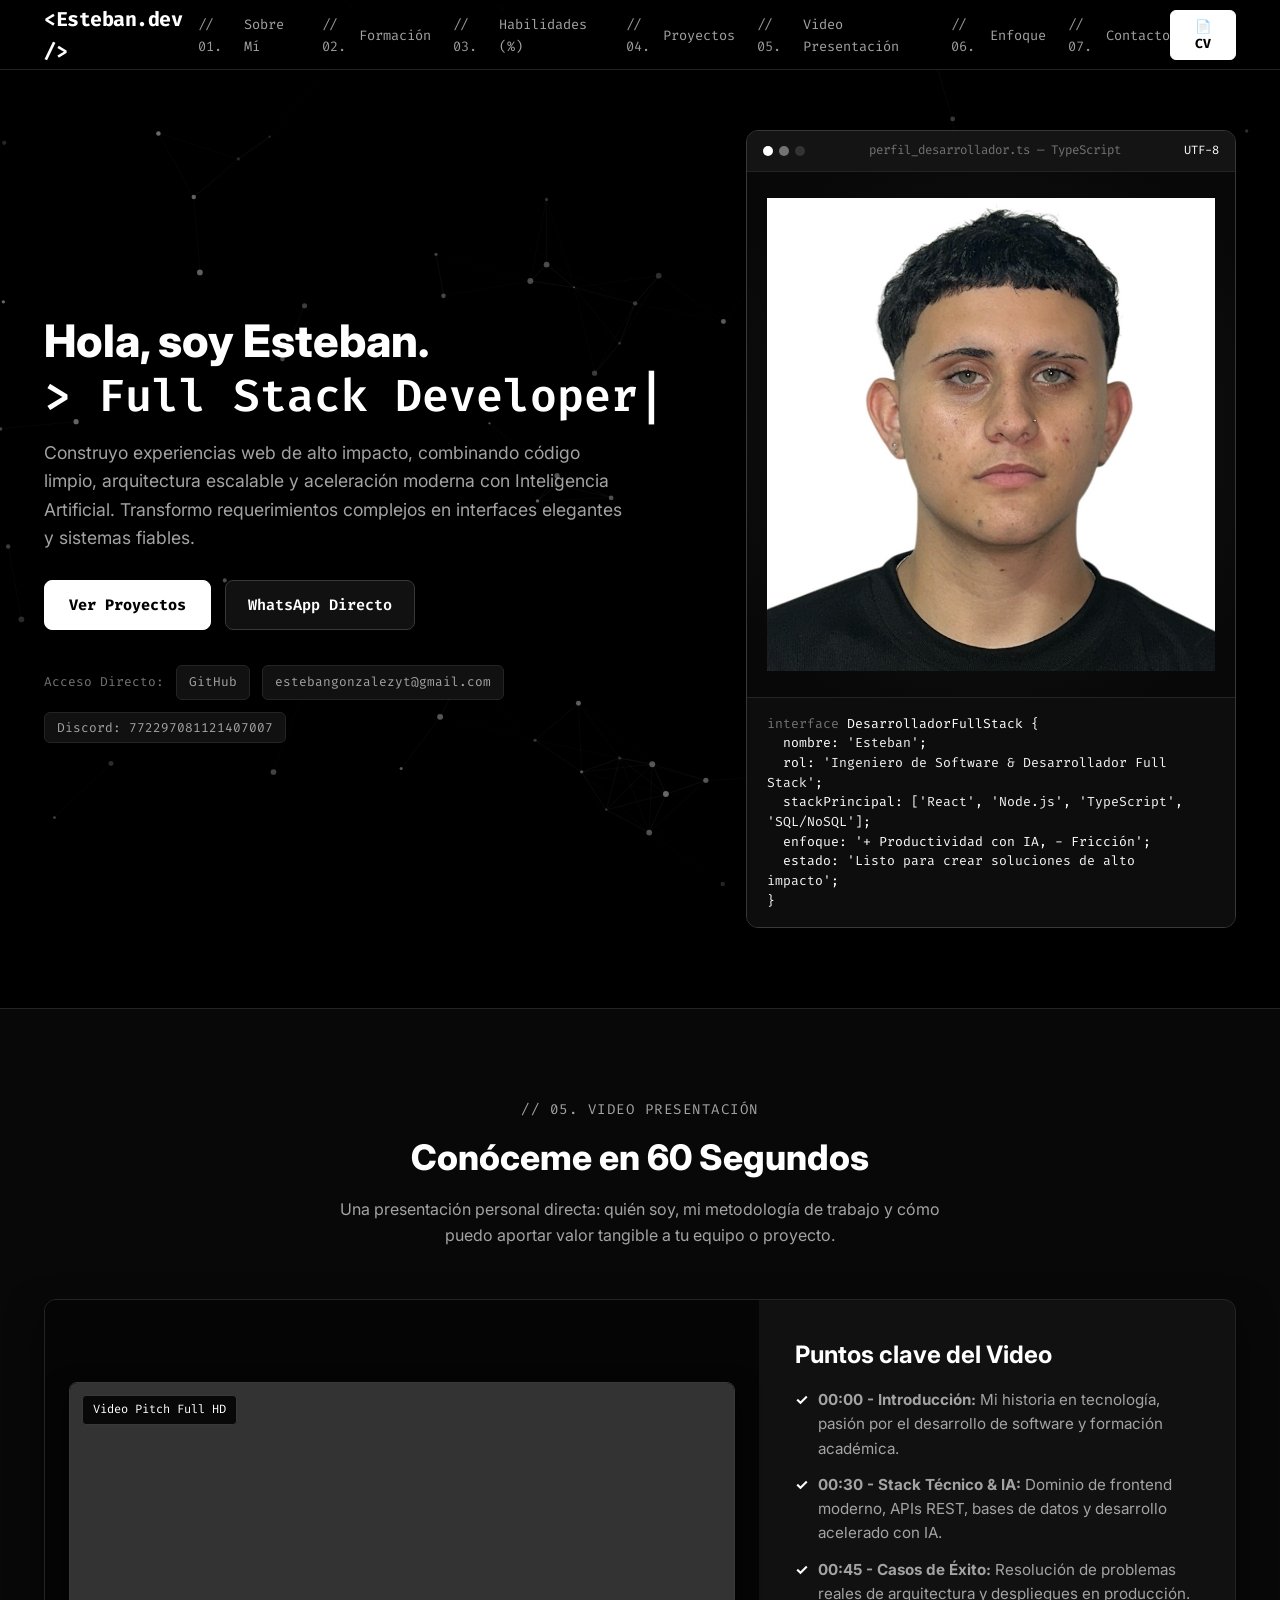
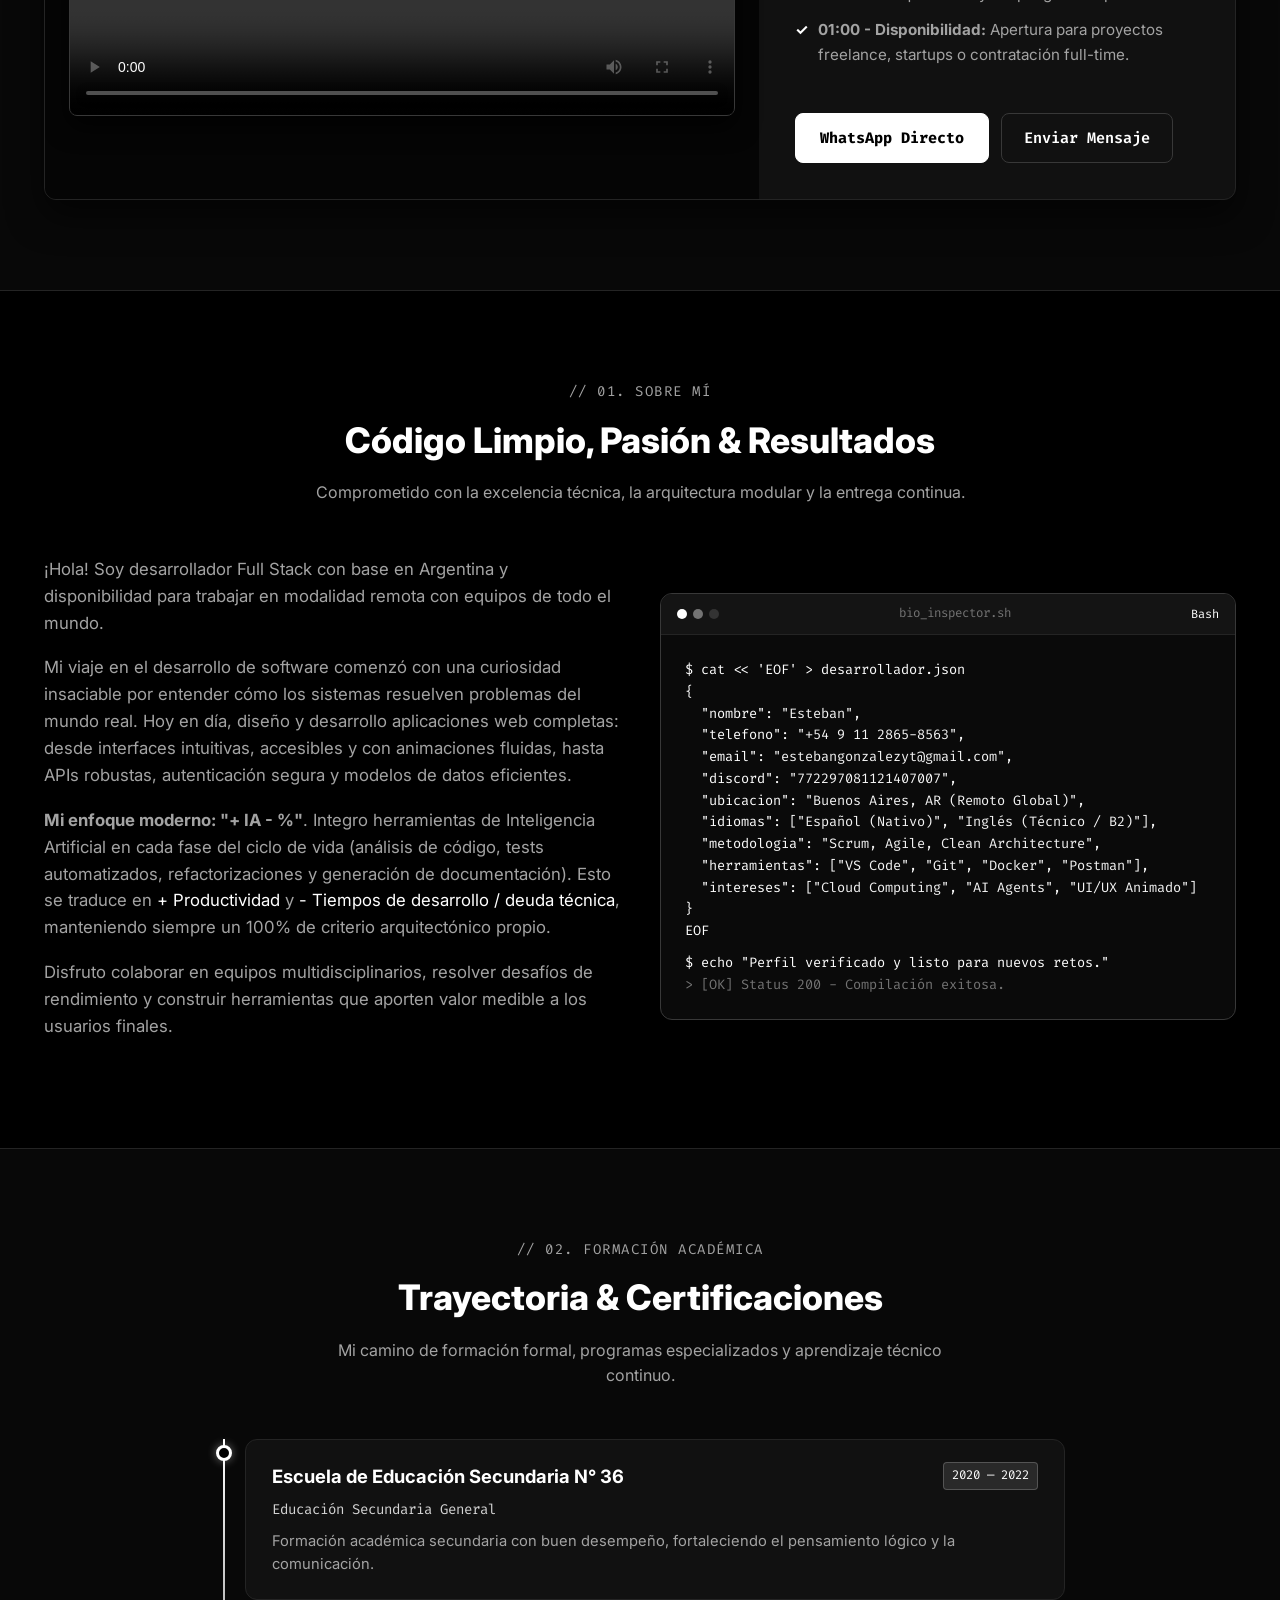
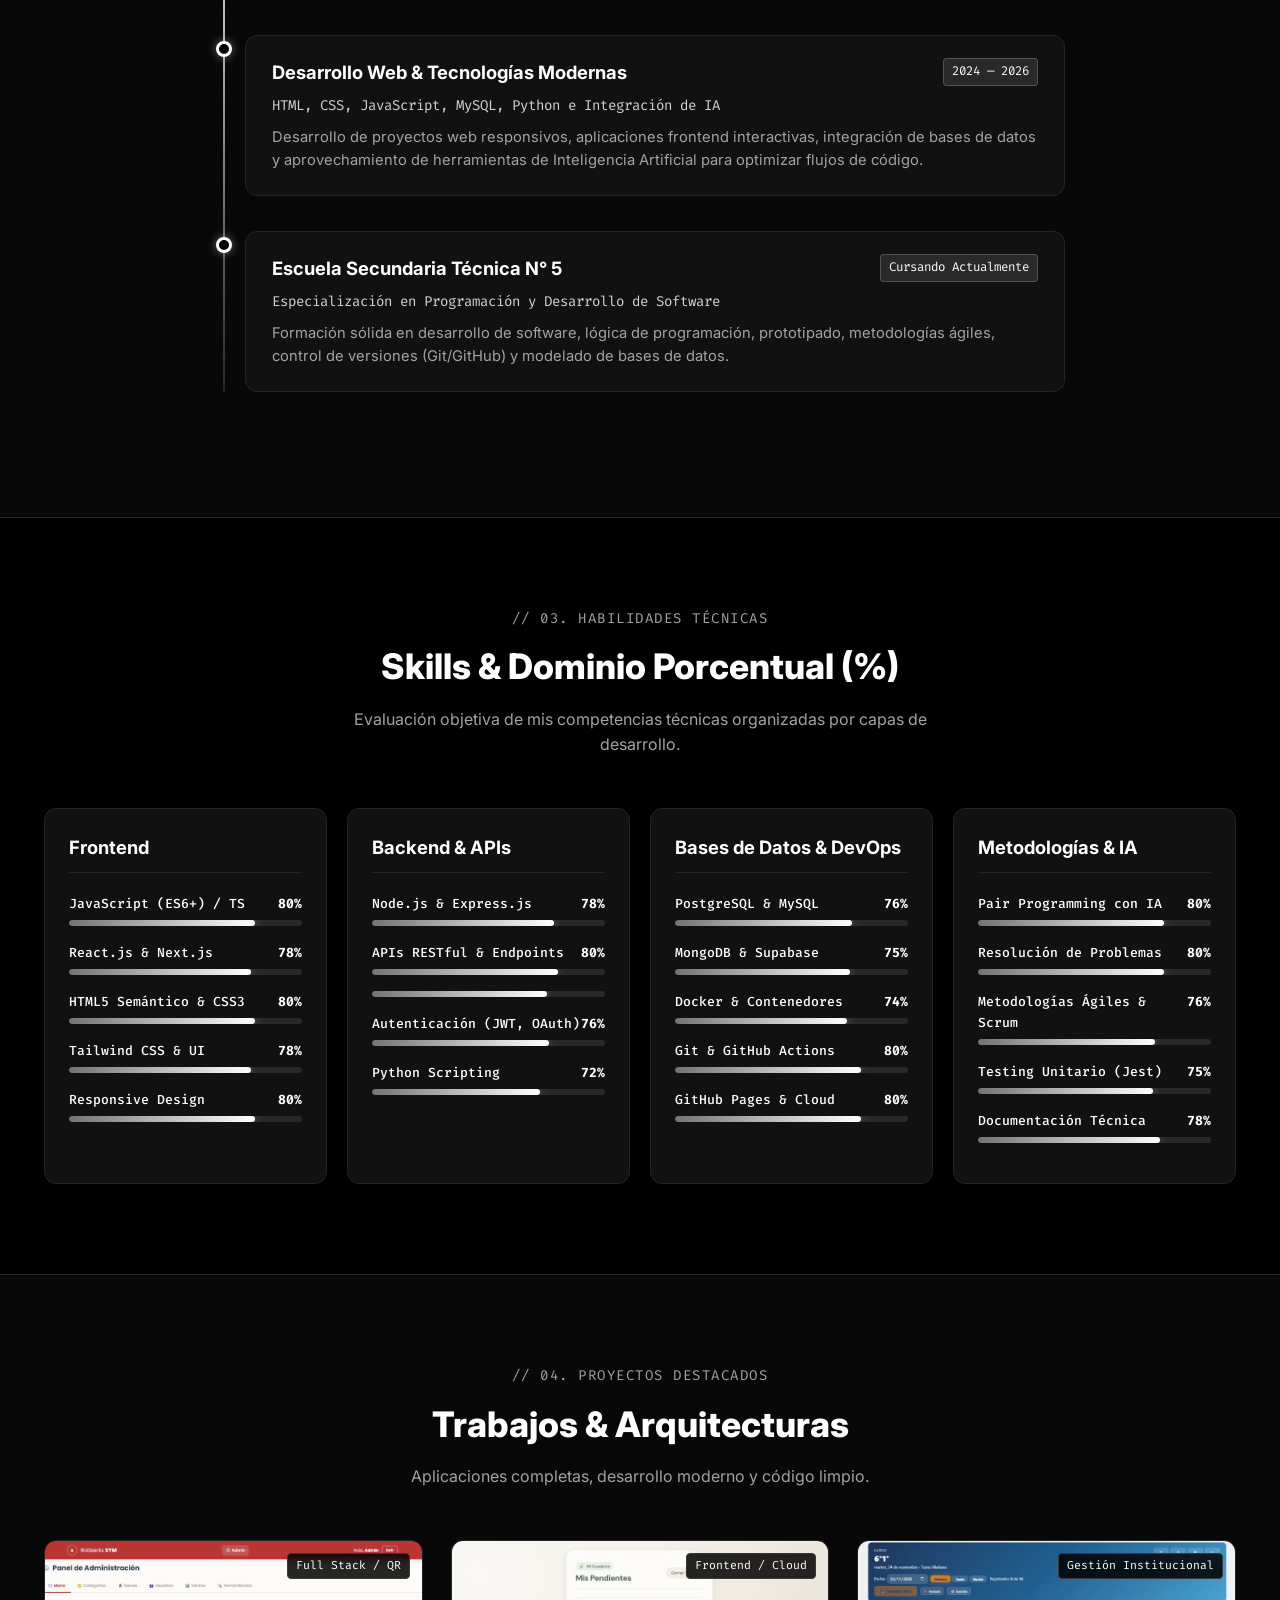
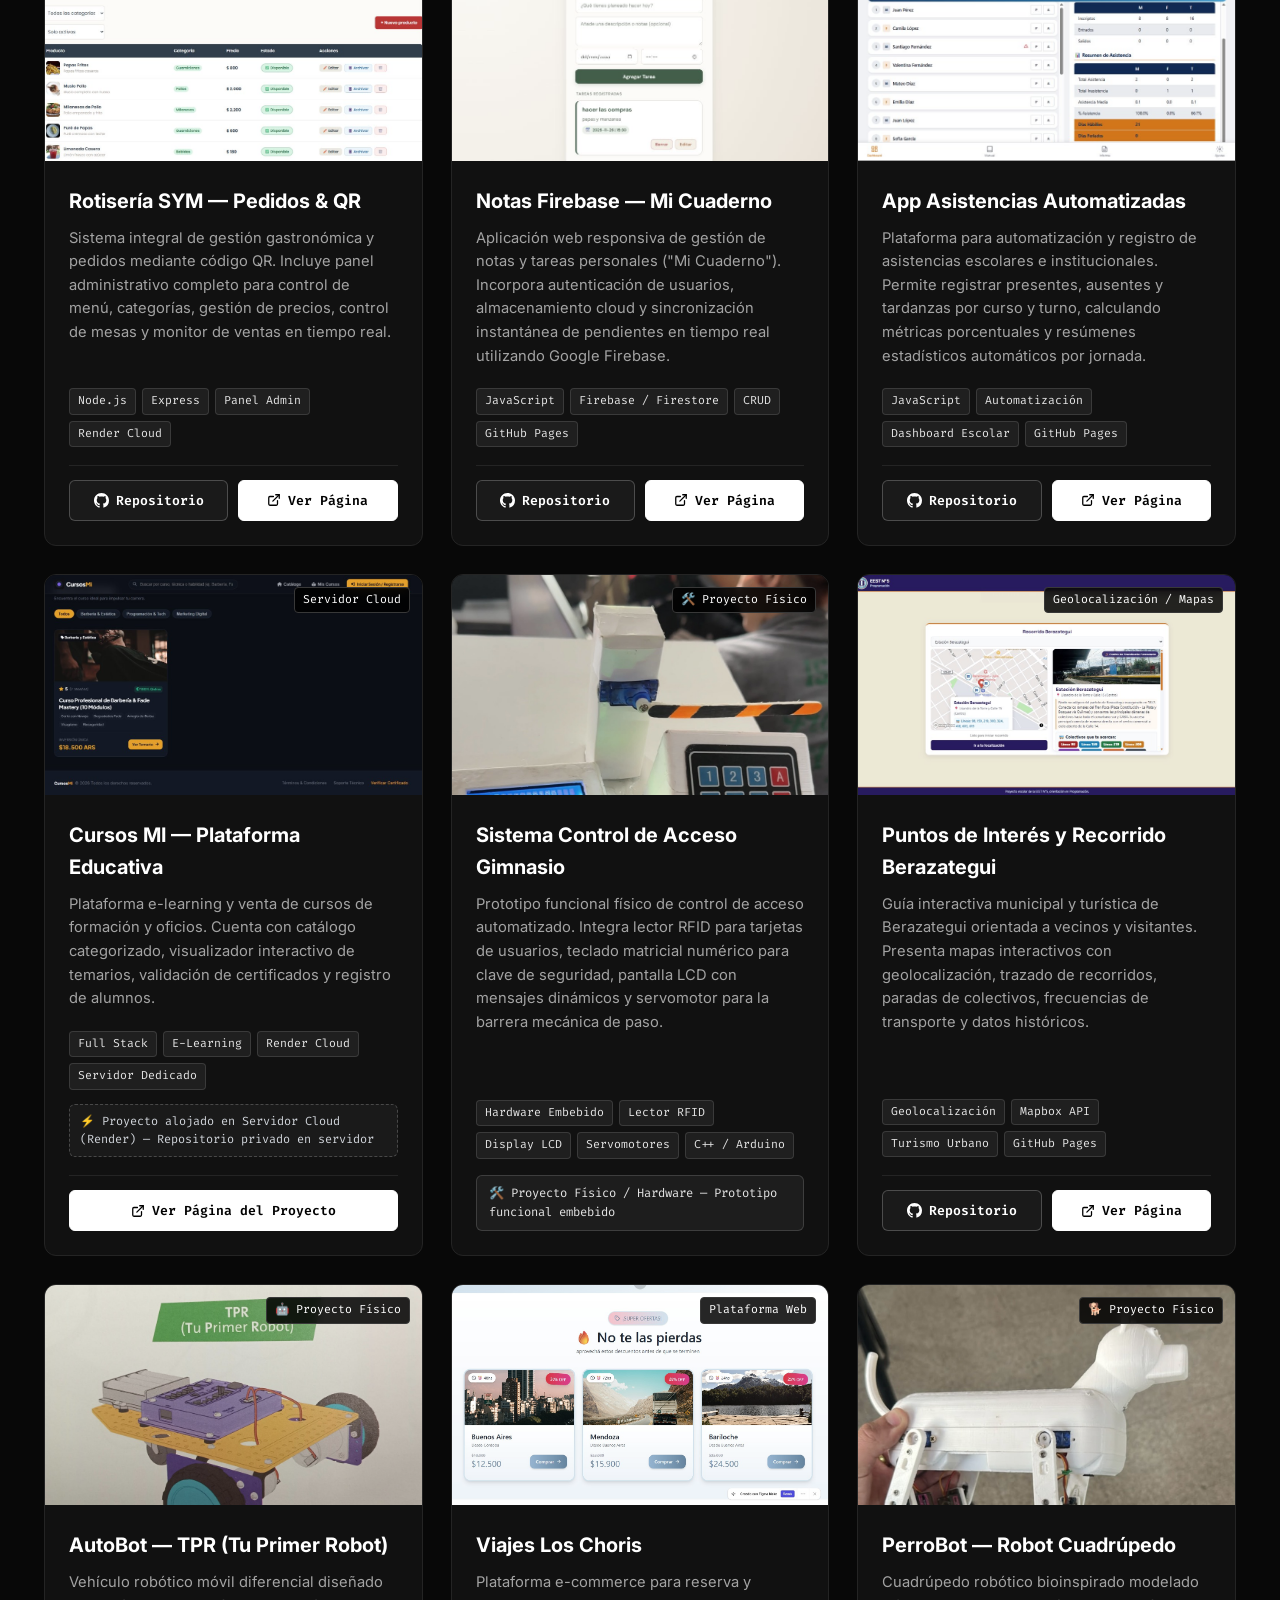
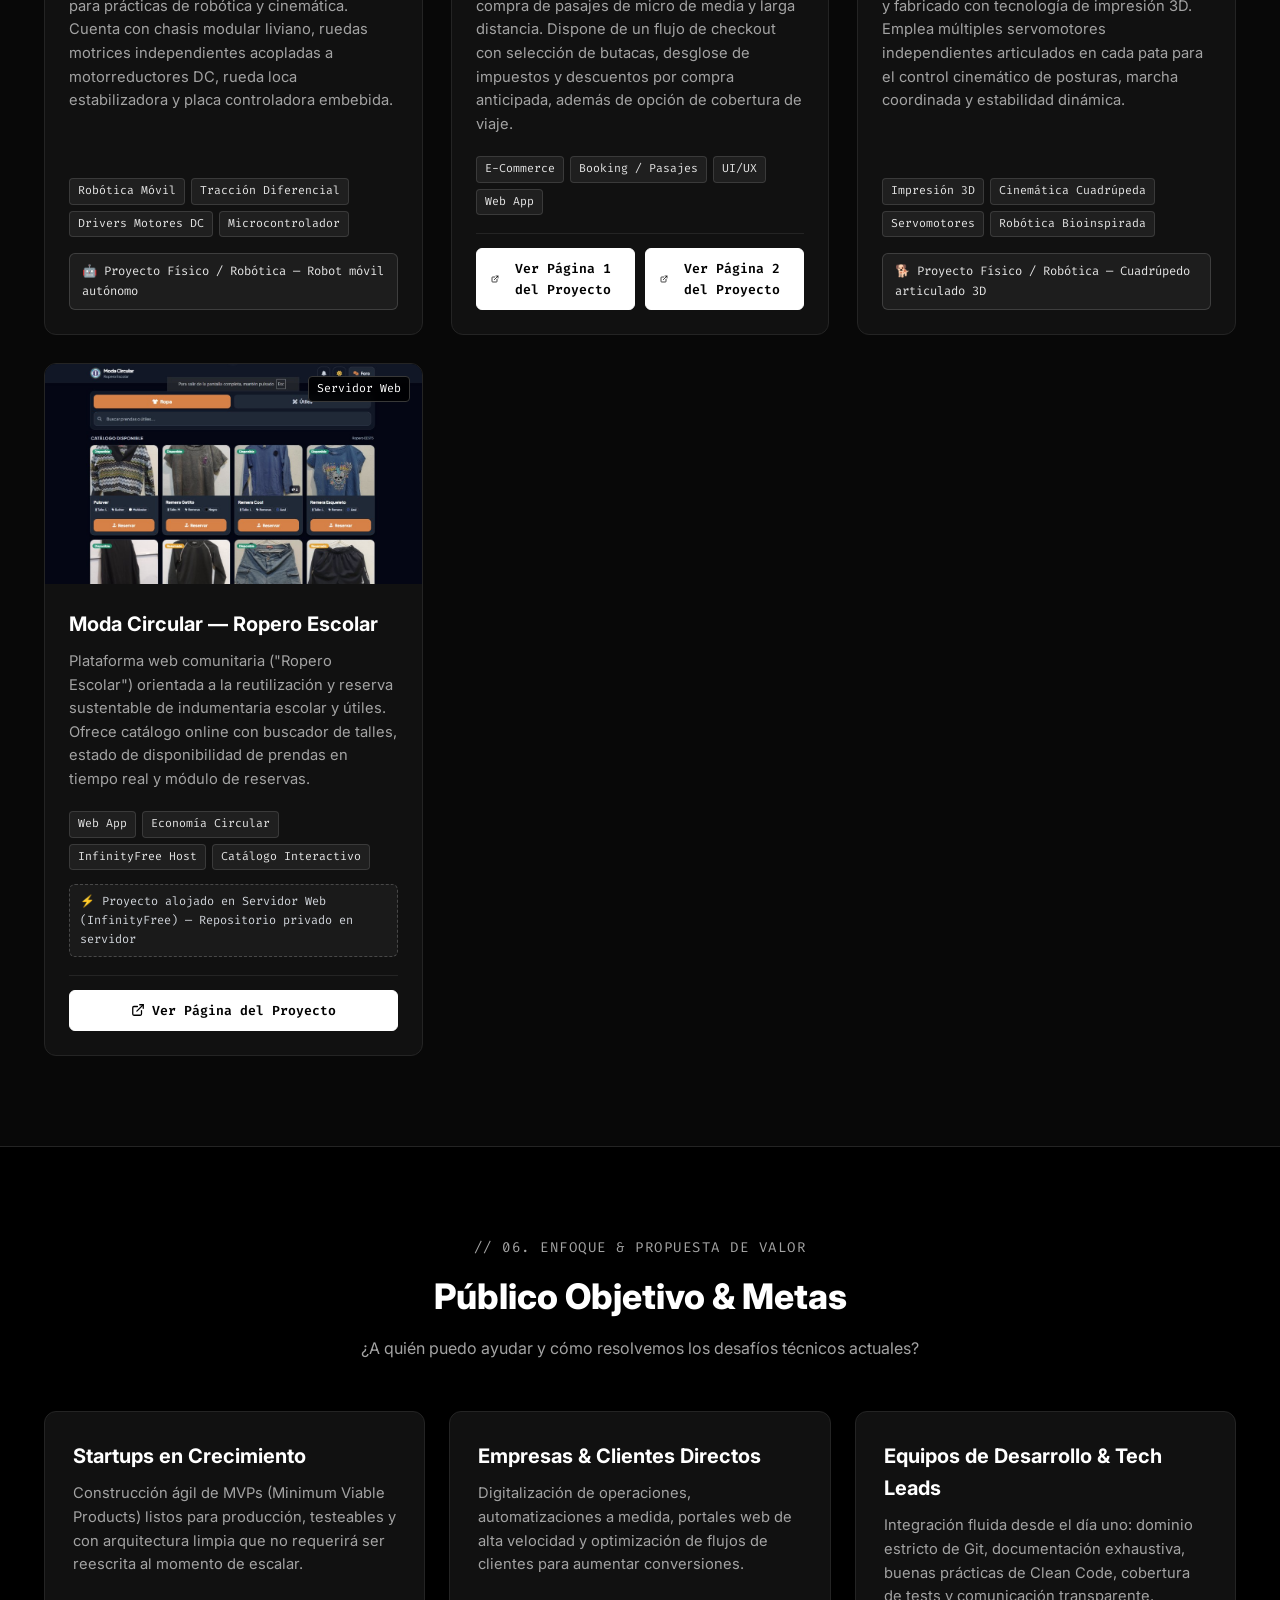
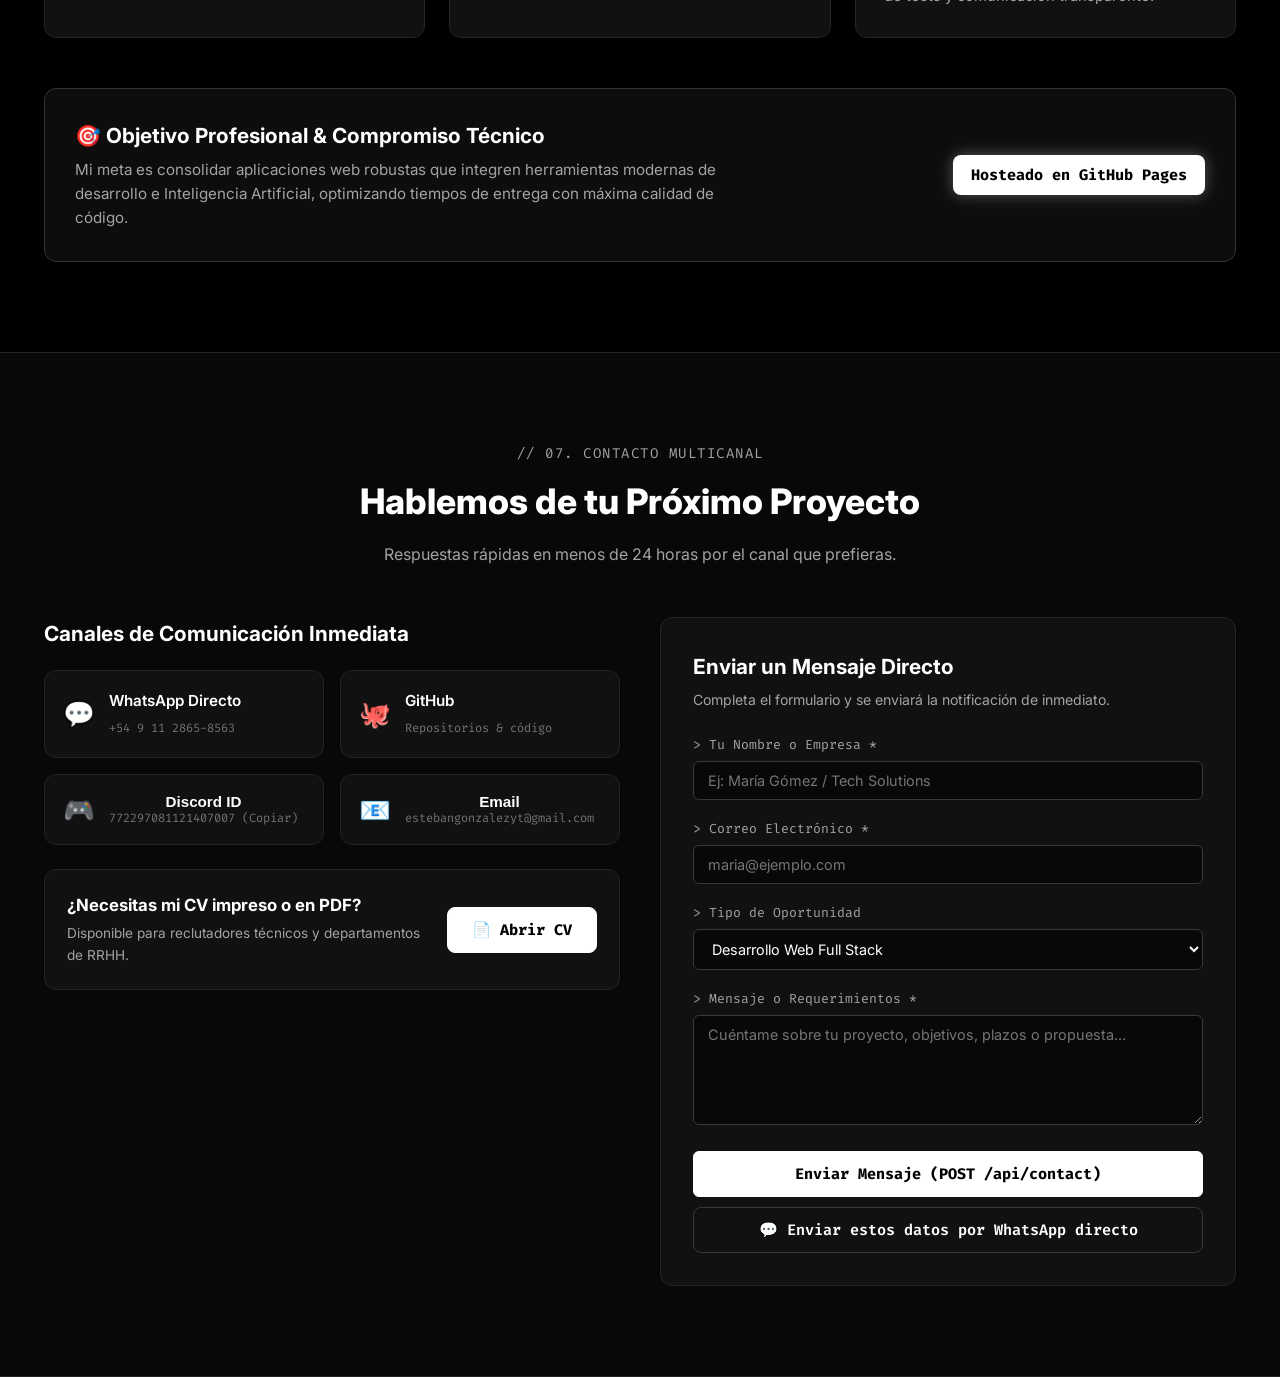
<file: index.html>
<!DOCTYPE html>
<html lang="es">
<head>
  <meta charset="UTF-8">
  <meta name="viewport" content="width=device-width, initial-scale=1.0">
  <title>&lt;Esteban.dev /&gt; | Full Stack Developer</title>
  
  <!-- Meta SEO -->
  <meta name="description" content="Portfolio de Desarrollador Full Stack con temática de programador en blanco y negro, proyectos reales, formación académica y habilidades técnicas.">
  <meta name="keywords" content="Desarrollador Full Stack, Programador, React, Node.js, TypeScript, Portfolio, Web Developer, GitHub">
  <meta name="author" content="Esteban - Full Stack Developer">

  <!-- OpenGraph -->
  <meta property="og:title" content="Esteban | Full Stack Developer">
  <meta property="og:description" content="Portfolio con temática de programador en blanco y negro, animaciones y proyectos.">
  <meta property="og:type" content="website">

  <!-- Favicon SVG -->
  <link rel="icon" type="image/svg+xml" href="data:image/svg+xml,<svg xmlns='http://www.w3.org/2000/svg' viewBox='0 0 100 100'><text y='.9em' font-size='90'>💻</text></svg>">

  <!-- Stylesheets -->
  <link rel="stylesheet" href="css/style.css">
  <link rel="stylesheet" href="css/animations.css">
</head>
<body data-theme="dark">

  <!-- Canvas for Monochrome Particles Background -->
  <canvas id="bg-canvas"></canvas>

  <!-- ==================== IDE NAVBAR ==================== -->
  <header class="navbar">
    <div class="container nav-container">
      <a href="#hero" class="nav-brand">
        <span class="brand-tag">&lt;Esteban.dev /&gt;</span>
      </a>

      <!-- Navigation links -->
      <ul class="nav-links" id="nav-links">
        <li class="nav-item"><a href="#sobre-mi"><span class="nav-idx">// 01.</span> Sobre Mí</a></li>
        <li class="nav-item"><a href="#formacion"><span class="nav-idx">// 02.</span> Formación</a></li>
        <li class="nav-item"><a href="#habilidades"><span class="nav-idx">// 03.</span> Habilidades (%)</a></li>
        <li class="nav-item"><a href="#proyectos"><span class="nav-idx">// 04.</span> Proyectos</a></li>
        <li class="nav-item"><a href="#video-pitch"><span class="nav-idx">// 05.</span> Video Presentación</a></li>
        <li class="nav-item"><a href="#publico-objetivo"><span class="nav-idx">// 06.</span> Enfoque</a></li>
        <li class="nav-item"><a href="#contacto"><span class="nav-idx">// 07.</span> Contacto</a></li>
      </ul>

      <!-- Navbar Actions (CV & Mobile Menu) -->
      <div class="nav-actions">
        <!-- CV Modal Trigger -->
        <button class="btn-nav-cv open-cv-btn" title="Ver y Descargar CV">
          📄 CV
        </button>

        <!-- Mobile Hamburger Button -->
        <button class="mobile-toggle" id="mobile-menu-btn" aria-label="Abrir Menú">
          <span></span><span></span><span></span>
        </button>
      </div>
    </div>
  </header>

  <!-- ==================== HERO SECTION ==================== -->
  <section class="hero-section" id="hero">
    <div class="container hero-grid">
      <div class="hero-content">
        <h1 class="hero-title">
          Hola, soy <span class="text-white">Esteban</span>.<br>
          <span class="typing-wrapper">&gt; <span id="typing-text"></span><span class="cursor-blink">|</span></span>
        </h1>

        <p class="hero-desc">
          Construyo experiencias web de alto impacto, combinando código limpio, arquitectura escalable y aceleración moderna con Inteligencia Artificial. Transformo requerimientos complejos en interfaces elegantes y sistemas fiables.
        </p>

        <div class="hero-buttons">
          <a href="#proyectos" class="btn-primary">
            <span>Ver Proyectos</span>
          </a>
          <a href="https://wa.me/5491128658563?text=Hola%20Esteban,%20vi%20tu%20portfolio%20y%20me%20gustar%C3%ADa%20conversar" target="_blank" class="btn-secondary">
            <span>WhatsApp Directo</span>
          </a>
        </div>

        <!-- Quick Access Social Row -->
        <div class="hero-social-bar">
          <span class="hero-social-label">Acceso Directo:</span>
          <a href="https://github.com" target="_blank" class="social-pill" title="GitHub">
            <span>GitHub</span>
          </a>
          <a href="mailto:estebangonzalezyt@gmail.com" class="social-pill" title="Enviar Email">
            <span>estebangonzalezyt@gmail.com</span>
          </a>
          <button class="social-pill" id="copy-discord-btn" data-discord="772297081121407007" title="Discord (Click para copiar)">
            <span>Discord: 772297081121407007</span>
          </button>
        </div>
      </div>

      <!-- Developer Window & Avatar Showcase -->
      <div class="hero-code-window float-anim">
        <div class="window-header">
          <div class="window-dots">
            <span class="dot dot-white"></span>
            <span class="dot dot-gray"></span>
            <span class="dot dot-darkgray"></span>
          </div>
          <span class="window-filename">perfil_desarrollador.ts — TypeScript</span>
          <span class="text-white mono-font" style="font-size: 0.75rem;">UTF-8</span>
        </div>

        <div class="hero-avatar-wrapper">
          <img src="assets/images/esteban.png" alt="Esteban Nicolás González" class="avatar-img">
        </div>

        <div class="code-snippet-box">
          <p><span class="text-dim">interface</span> <span class="text-white">DesarrolladorFullStack</span> {</p>
          <p>&nbsp;&nbsp;nombre: <span class="text-highlight">'Esteban'</span>;</p>
          <p>&nbsp;&nbsp;rol: <span class="text-highlight">'Ingeniero de Software &amp; Desarrollador Full Stack'</span>;</p>
          <p>&nbsp;&nbsp;stackPrincipal: [<span class="text-highlight">'React'</span>, <span class="text-highlight">'Node.js'</span>, <span class="text-highlight">'TypeScript'</span>, <span class="text-highlight">'SQL/NoSQL'</span>];</p>
          <p>&nbsp;&nbsp;enfoque: <span class="text-white">'+ Productividad con IA, - Fricción'</span>;</p>
          <p>&nbsp;&nbsp;estado: <span class="text-highlight">'Listo para crear soluciones de alto impacto'</span>;</p>
          <p>}</p>
        </div>
      </div>
    </div>
  </section>

  <!-- ==================== VIDEO PRESENTACIÓN SECTION ==================== -->
  <!-- Inline video with explanatory text -->
  <section class="section section-alt" id="video-pitch">
    <div class="container">
      <div class="section-header">
        <p class="section-pretitle">// 05. Video Presentación</p>
        <h2 class="section-title">Conóceme en <span class="text-white">60 Segundos</span></h2>
        <p class="section-subtitle">Una presentación personal directa: quién soy, mi metodología de trabajo y cómo puedo aportar valor tangible a tu equipo o proyecto.</p>
      </div>

      <div class="video-section-card">
        <!-- Direct Inline Video Player -->
        <div class="video-player-inline-wrapper">
          <div class="video-responsive-container">
            <video class="video-inline-element" controls preload="metadata">
              <source src="img y vid/video.mp4" type="video/mp4">
              Tu navegador no soporta reproducción de video HTML5.
            </video>
            <div class="video-badge-overlay">
              <span>Video Pitch Full HD</span>
            </div>
          </div>
        </div>

        <!-- Video Highlights Content -->
        <div class="video-info-content">
          <h3 class="video-info-title">Puntos clave del Video</h3>
          <ul class="video-highlights-list">
            <li>
              <span class="highlight-icon">✓</span>
              <span><strong>00:00 - Introducción:</strong> Mi historia en tecnología, pasión por el desarrollo de software y formación académica.</span>
            </li>
            <li>
              <span class="highlight-icon">✓</span>
              <span><strong>00:30 - Stack Técnico &amp; IA:</strong> Dominio de frontend moderno, APIs REST, bases de datos y desarrollo acelerado con IA.</span>
            </li>
            <li>
              <span class="highlight-icon">✓</span>
              <span><strong>00:45 - Casos de Éxito:</strong> Resolución de problemas reales de arquitectura y despliegues en producción.</span>
            </li>
            <li>
              <span class="highlight-icon">✓</span>
              <span><strong>01:00 - Disponibilidad:</strong> Apertura para proyectos freelance, startups o contratación full-time.</span>
            </li>
          </ul>

          <div style="display: flex; gap: 12px; flex-wrap: wrap; margin-top: 10px;">
            <a href="https://wa.me/5491128658563?text=Hola%20Esteban,%20vi%20tu%20video%20de%20presentacion" target="_blank" class="btn-primary">
              WhatsApp Directo
            </a>
            <a href="#contacto" class="btn-secondary">
              Enviar Mensaje
            </a>
          </div>
        </div>
      </div>
    </div>
  </section>

  <!-- ==================== SOBRE MÍ ==================== -->
  <section class="section" id="sobre-mi">
    <div class="container">
      <div class="section-header">
        <p class="section-pretitle">// 01. Sobre Mí</p>
        <h2 class="section-title">Código Limpio, Pasión &amp; <span class="text-white">Resultados</span></h2>
        <p class="section-subtitle">Comprometido con la excelencia técnica, la arquitectura modular y la entrega continua.</p>
      </div>

      <div class="about-grid">
        <div class="about-text">
          <p>
            ¡Hola! Soy desarrollador Full Stack con base en Argentina y disponibilidad para trabajar en modalidad remota con equipos de todo el mundo.
          </p>
          <p>
            Mi viaje en el desarrollo de software comenzó con una curiosidad insaciable por entender cómo los sistemas resuelven problemas del mundo real. Hoy en día, diseño y desarrollo aplicaciones web completas: desde interfaces intuitivas, accesibles y con animaciones fluidas, hasta APIs robustas, autenticación segura y modelos de datos eficientes.
          </p>
          <p>
            <strong>Mi enfoque moderno: "+ IA - %"</strong>. Integro herramientas de Inteligencia Artificial en cada fase del ciclo de vida (análisis de código, tests automatizados, refactorizaciones y generación de documentación). Esto se traduce en <span class="text-white">+ Productividad</span> y <span class="text-white">- Tiempos de desarrollo / deuda técnica</span>, manteniendo siempre un 100% de criterio arquitectónico propio.
          </p>
          <p>
            Disfruto colaborar en equipos multidisciplinarios, resolver desafíos de rendimiento y construir herramientas que aporten valor medible a los usuarios finales.
          </p>
        </div>

        <!-- Terminal Inspector Box -->
        <div class="about-terminal-box">
          <div class="window-header">
            <div class="window-dots">
              <span class="dot dot-white"></span>
              <span class="dot dot-gray"></span>
              <span class="dot dot-darkgray"></span>
            </div>
            <span class="window-filename">bio_inspector.sh</span>
            <span class="text-white mono-font" style="font-size: 0.75rem;">Bash</span>
          </div>
          <div style="padding: 24px; font-family: var(--font-mono); font-size: 0.85rem; line-height: 1.6;">
            <p><span class="text-white">$</span> cat &lt;&lt; 'EOF' &gt; desarrollador.json</p>
            <p>{</p>
            <p>&nbsp;&nbsp;<span class="text-white">"nombre"</span>: <span class="text-highlight">"Esteban"</span>,</p>
            <p>&nbsp;&nbsp;<span class="text-white">"telefono"</span>: <span class="text-highlight">"+54 9 11 2865-8563"</span>,</p>
            <p>&nbsp;&nbsp;<span class="text-white">"email"</span>: <span class="text-highlight">"estebangonzalezyt@gmail.com"</span>,</p>
            <p>&nbsp;&nbsp;<span class="text-white">"discord"</span>: <span class="text-highlight">"772297081121407007"</span>,</p>
            <p>&nbsp;&nbsp;<span class="text-white">"ubicacion"</span>: <span class="text-highlight">"Buenos Aires, AR (Remoto Global)"</span>,</p>
            <p>&nbsp;&nbsp;<span class="text-white">"idiomas"</span>: [<span class="text-highlight">"Español (Nativo)"</span>, <span class="text-highlight">"Inglés (Técnico / B2)"</span>],</p>
            <p>&nbsp;&nbsp;<span class="text-white">"metodologia"</span>: <span class="text-highlight">"Scrum, Agile, Clean Architecture"</span>,</p>
            <p>&nbsp;&nbsp;<span class="text-white">"herramientas"</span>: [<span class="text-highlight">"VS Code"</span>, <span class="text-highlight">"Git"</span>, <span class="text-highlight">"Docker"</span>, <span class="text-highlight">"Postman"</span>],</p>
            <p>&nbsp;&nbsp;<span class="text-white">"intereses"</span>: [<span class="text-highlight">"Cloud Computing"</span>, <span class="text-highlight">"AI Agents"</span>, <span class="text-highlight">"UI/UX Animado"</span>]</p>
            <p>}</p>
            <p>EOF</p>
            <p style="margin-top: 10px;"><span class="text-white">$</span> echo "Perfil verificado y listo para nuevos retos."</p>
            <p class="text-dim">&gt; [OK] Status 200 - Compilación exitosa.</p>
          </div>
        </div>
      </div>
    </div>
  </section>

  <!-- ==================== FORMACIÓN ACADÉMICA ==================== -->
  <section class="section section-alt" id="formacion">
    <div class="container">
      <div class="section-header">
        <p class="section-pretitle">// 02. Formación Académica</p>
        <h2 class="section-title">Trayectoria &amp; <span class="text-white">Certificaciones</span></h2>
        <p class="section-subtitle">Mi camino de formación formal, programas especializados y aprendizaje técnico continuo.</p>
      </div>

      <div class="timeline-tree">
        <!-- Node 1 -->
        
        <!-- Node 2 -->
        <div class="timeline-node">
          <div class="timeline-commit-dot"></div>
          <div class="timeline-card">
            <div class="timeline-header">
              <h3 class="timeline-title">Escuela de Educación Secundaria N° 36</h3>
              <span class="timeline-date-badge">2020 — 2022</span>
            </div>
            <p class="timeline-sub">Educación Secundaria General</p>
            <p class="timeline-desc">
              Formación académica secundaria con buen desempeño, fortaleciendo el pensamiento lógico y la comunicación.
            </p>
          </div>
        </div>
        <div class="timeline-node">
          <div class="timeline-commit-dot"></div>
          <div class="timeline-card">
            <div class="timeline-header">
              <h3 class="timeline-title">Desarrollo Web &amp; Tecnologías Modernas</h3>
              <span class="timeline-date-badge">2024 — 2026</span>
            </div>
            <p class="timeline-sub">HTML, CSS, JavaScript, MySQL, Python e Integración de IA</p>
            <p class="timeline-desc">
              Desarrollo de proyectos web responsivos, aplicaciones frontend interactivas, integración de bases de datos y aprovechamiento de herramientas de Inteligencia Artificial para optimizar flujos de código.
            </p>
          </div>
        </div>
        <div class="timeline-node">
          <div class="timeline-commit-dot"></div>
          <div class="timeline-card">
            <div class="timeline-header">
              <h3 class="timeline-title">Escuela Secundaria Técnica N° 5</h3>
              <span class="timeline-date-badge">Cursando Actualmente</span>
            </div>
            <p class="timeline-sub">Especialización en Programación y Desarrollo de Software</p>
            <p class="timeline-desc">
              Formación sólida en desarrollo de software, lógica de programación, prototipado, metodologías ágiles, control de versiones (Git/GitHub) y modelado de bases de datos.
            </p>
          </div>
        </div>

        <!-- Node 3 -->
      </div>
    </div>
  </section>

  <!-- ==================== HABILIDADES & SKILLS (%) ==================== -->
  <!-- 4 cuadros alineados en una sola fila en escritorio, valores ajustados a 75% - 80% -->
  <section class="section" id="habilidades">
    <div class="container">
      <div class="section-header">
        <p class="section-pretitle">// 03. Habilidades Técnicas</p>
        <h2 class="section-title">Skills &amp; Dominio <span class="text-white">Porcentual (%)</span></h2>
        <p class="section-subtitle">Evaluación objetiva de mis competencias técnicas organizadas por capas de desarrollo.</p>
      </div>

      <div class="skills-container">
        <!-- Frontend Card -->
        <div class="skill-category-card">
          <h3 class="category-title">Frontend</h3>
          <div class="skill-row">
            <div class="skill-info">
              <span class="skill-name">JavaScript (ES6+) / TS</span>
              <span class="skill-pct">80%</span>
            </div>
            <div class="skill-progress-track">
              <div class="skill-progress-bar" data-percent="80"></div>
            </div>
          </div>
          <div class="skill-row">
            <div class="skill-info">
              <span class="skill-name">React.js &amp; Next.js</span>
              <span class="skill-pct">78%</span>
            </div>
            <div class="skill-progress-track">
              <div class="skill-progress-bar" data-percent="78"></div>
            </div>
          </div>
          <div class="skill-row">
            <div class="skill-info">
              <span class="skill-name">HTML5 Semántico &amp; CSS3</span>
              <span class="skill-pct">80%</span>
            </div>
            <div class="skill-progress-track">
              <div class="skill-progress-bar" data-percent="80"></div>
            </div>
          </div>
          <div class="skill-row">
            <div class="skill-info">
              <span class="skill-name">Tailwind CSS &amp; UI</span>
              <span class="skill-pct">78%</span>
            </div>
            <div class="skill-progress-track">
              <div class="skill-progress-bar" data-percent="78"></div>
            </div>
          </div>
          <div class="skill-row">
            <div class="skill-info">
              <span class="skill-name">Responsive Design</span>
              <span class="skill-pct">80%</span>
            </div>
            <div class="skill-progress-track">
              <div class="skill-progress-bar" data-percent="80"></div>
            </div>
          </div>
        </div>

        <!-- Backend Card -->
        <div class="skill-category-card">
          <h3 class="category-title">Backend &amp; APIs</h3>
          <div class="skill-row">
            <div class="skill-info">
              <span class="skill-name">Node.js &amp; Express.js</span>
              <span class="skill-pct">78%</span>
            </div>
            <div class="skill-progress-track">
              <div class="skill-progress-bar" data-percent="78"></div>
            </div>
          </div>
          <div class="skill-row">
            <div class="skill-info">
              <span class="skill-name">APIs RESTful &amp; Endpoints</span>
              <span class="skill-pct">80%</span>
            </div>
            <div class="skill-progress-track">
              <div class="skill-progress-bar" data-percent="80"></div>
            </div>
          </div>
          <div class="skill-row">
            <div class="skill-progress-track">
              <div class="skill-progress-bar" data-percent="75"></div>
            </div>
          </div>
          <div class="skill-row">
            <div class="skill-info">
              <span class="skill-name">Autenticación (JWT, OAuth)</span>
              <span class="skill-pct">76%</span>
            </div>
            <div class="skill-progress-track">
              <div class="skill-progress-bar" data-percent="76"></div>
            </div>
          </div>
          <div class="skill-row">
            <div class="skill-info">
              <span class="skill-name">Python Scripting</span>
              <span class="skill-pct">72%</span>
            </div>
            <div class="skill-progress-track">
              <div class="skill-progress-bar" data-percent="72"></div>
            </div>
          </div>
        </div>

        <!-- Databases & Cloud Card -->
        <div class="skill-category-card">
          <h3 class="category-title">Bases de Datos &amp; DevOps</h3>
          <div class="skill-row">
            <div class="skill-info">
              <span class="skill-name">PostgreSQL &amp; MySQL</span>
              <span class="skill-pct">76%</span>
            </div>
            <div class="skill-progress-track">
              <div class="skill-progress-bar" data-percent="76"></div>
            </div>
          </div>
          <div class="skill-row">
            <div class="skill-info">
              <span class="skill-name">MongoDB &amp; Supabase</span>
              <span class="skill-pct">75%</span>
            </div>
            <div class="skill-progress-track">
              <div class="skill-progress-bar" data-percent="75"></div>
            </div>
          </div>
          <div class="skill-row">
            <div class="skill-info">
              <span class="skill-name">Docker &amp; Contenedores</span>
              <span class="skill-pct">74%</span>
            </div>
            <div class="skill-progress-track">
              <div class="skill-progress-bar" data-percent="74"></div>
            </div>
          </div>
          <div class="skill-row">
            <div class="skill-info">
              <span class="skill-name">Git &amp; GitHub Actions</span>
              <span class="skill-pct">80%</span>
            </div>
            <div class="skill-progress-track">
              <div class="skill-progress-bar" data-percent="80"></div>
            </div>
          </div>
          <div class="skill-row">
            <div class="skill-info">
              <span class="skill-name">GitHub Pages &amp; Cloud</span>
              <span class="skill-pct">80%</span>
            </div>
            <div class="skill-progress-track">
              <div class="skill-progress-bar" data-percent="80"></div>
            </div>
          </div>
        </div>

        <!-- Methodologies & AI Card -->
        <div class="skill-category-card">
          <h3 class="category-title">Metodologías &amp; IA</h3>
          <div class="skill-row">
            <div class="skill-info">
              <span class="skill-name">Pair Programming con IA</span>
              <span class="skill-pct">80%</span>
            </div>
            <div class="skill-progress-track">
              <div class="skill-progress-bar" data-percent="80"></div>
            </div>
          </div>
          <div class="skill-row">
            <div class="skill-info">
              <span class="skill-name">Resolución de Problemas</span>
              <span class="skill-pct">80%</span>
            </div>
            <div class="skill-progress-track">
              <div class="skill-progress-bar" data-percent="80"></div>
            </div>
          </div>
          <div class="skill-row">
            <div class="skill-info">
              <span class="skill-name">Metodologías Ágiles &amp; Scrum</span>
              <span class="skill-pct">76%</span>
            </div>
            <div class="skill-progress-track">
              <div class="skill-progress-bar" data-percent="76"></div>
            </div>
          </div>
          <div class="skill-row">
            <div class="skill-info">
              <span class="skill-name">Testing Unitario (Jest)</span>
              <span class="skill-pct">75%</span>
            </div>
            <div class="skill-progress-track">
              <div class="skill-progress-bar" data-percent="75"></div>
            </div>
          </div>
          <div class="skill-row">
            <div class="skill-info">
              <span class="skill-name">Documentación Técnica</span>
              <span class="skill-pct">78%</span>
            </div>
            <div class="skill-progress-track">
              <div class="skill-progress-bar" data-percent="78"></div>
            </div>
          </div>
        </div>
      </div>
    </div>
  </section>

  <!-- ==================== PROYECTOS SECTION ==================== -->
  <!-- Sin filtros de búsqueda, solo imagen y texto -->
  <section class="section section-alt" id="proyectos">
    <div class="container">
      <div class="section-header">
        <p class="section-pretitle">// 04. Proyectos Destacados</p>
        <h2 class="section-title">Trabajos &amp; <span class="text-white">Arquitecturas</span></h2>
        <p class="section-subtitle">Aplicaciones completas, desarrollo moderno y código limpio.</p>
      </div>

      <!-- Projects Grid -->
      <div class="projects-grid">

        <!-- Proyecto 1: Rotisería -->
        <article class="project-card">
          <div class="project-thumb-box">
            <img src="assets/images/project1_rotiseria.jpg" alt="Rotisería SYM Preview" class="project-thumb-img">
            <span class="project-badge-tag">Full Stack / QR</span>
          </div>
          <div class="project-body">
            <h3 class="project-title">Rotisería SYM — Pedidos &amp; QR</h3>
            <p class="project-desc">
              Sistema integral de gestión gastronómica y pedidos mediante código QR. Incluye panel administrativo completo para control de menú, categorías, gestión de precios, control de mesas y monitor de ventas en tiempo real.
            </p>
            <div class="project-tech-badges">
              <span class="tech-badge">Node.js</span>
              <span class="tech-badge">Express</span>
              <span class="tech-badge">Panel Admin</span>
              <span class="tech-badge">Render Cloud</span>
            </div>
            <div class="project-actions">
              <a href="https://github.com/sebasbel2007/Rotiseria_QR_Final.git" target="_blank" rel="noopener noreferrer" class="project-btn project-btn-outline">
                <svg width="15" height="15" viewBox="0 0 24 24" fill="currentColor"><path d="M12 0C5.37 0 0 5.37 0 12c0 5.31 3.435 9.795 8.205 11.385.6.105.825-.255.825-.57 0-.285-.015-1.23-.015-2.235-3.015.555-3.795-.735-4.035-1.41-.135-.345-.72-1.41-1.23-1.695-.42-.225-1.02-.78-.015-.795.945-.015 1.62.87 1.845 1.23 1.08 1.815 2.805 1.305 3.495.99.105-.78.42-1.305.765-1.605-2.67-.3-5.46-1.335-5.46-5.925 0-1.305.465-2.385 1.23-3.225-.12-.3-.54-1.53.12-3.18 0 0 1.005-.315 3.3 1.23.96-.27 1.98-.405 3-.405s2.04.135 3 .405c2.295-1.56 3.3-1.23 3.3-1.23.66 1.65.24 2.88.12 3.18.765.84 1.23 1.905 1.23 3.225 0 4.605-2.805 5.625-5.475 5.925.435.375.81 1.095.81 2.22 0 1.605-.015 2.895-.015 3.3 0 .315.225.69.825.57A12.02 12.02 0 0024 12c0-6.63-5.37-12-12-12z"/></svg>
                Repositorio
              </a>
              <a href="https://Rotiseria-qr-final.onrender.com" target="_blank" rel="noopener noreferrer" class="project-btn project-btn-primary">
                <svg width="14" height="14" viewBox="0 0 24 24" fill="none" stroke="currentColor" stroke-width="2.2" stroke-linecap="round" stroke-linejoin="round"><path d="M18 13v6a2 2 0 0 1-2 2H5a2 2 0 0 1-2-2V8a2 2 0 0 1 2-2h6"></path><polyline points="15 3 21 3 21 9"></polyline><line x1="10" y1="14" x2="21" y2="3"></line></svg>
                Ver Página
              </a>
            </div>
          </div>
        </article>

        <!-- Proyecto 2: Notas Firebase -->
        <article class="project-card">
          <div class="project-thumb-box">
            <img src="assets/images/project2_notas_firebase.jpg" alt="Notas Firebase Preview" class="project-thumb-img">
            <span class="project-badge-tag">Frontend / Cloud</span>
          </div>
          <div class="project-body">
            <h3 class="project-title">Notas Firebase — Mi Cuaderno</h3>
            <p class="project-desc">
              Aplicación web responsiva de gestión de notas y tareas personales ("Mi Cuaderno"). Incorpora autenticación de usuarios, almacenamiento cloud y sincronización instantánea de pendientes en tiempo real utilizando Google Firebase.
            </p>
            <div class="project-tech-badges">
              <span class="tech-badge">JavaScript</span>
              <span class="tech-badge">Firebase / Firestore</span>
              <span class="tech-badge">CRUD</span>
              <span class="tech-badge">GitHub Pages</span>
            </div>
            <div class="project-actions">
              <a href="https://github.com/nicolass54/notas-firebase" target="_blank" rel="noopener noreferrer" class="project-btn project-btn-outline">
                <svg width="15" height="15" viewBox="0 0 24 24" fill="currentColor"><path d="M12 0C5.37 0 0 5.37 0 12c0 5.31 3.435 9.795 8.205 11.385.6.105.825-.255.825-.57 0-.285-.015-1.23-.015-2.235-3.015.555-3.795-.735-4.035-1.41-.135-.345-.72-1.41-1.23-1.695-.42-.225-1.02-.78-.015-.795.945-.015 1.62.87 1.845 1.23 1.08 1.815 2.805 1.305 3.495.99.105-.78.42-1.305.765-1.605-2.67-.3-5.46-1.335-5.46-5.925 0-1.305.465-2.385 1.23-3.225-.12-.3-.54-1.53.12-3.18 0 0 1.005-.315 3.3 1.23.96-.27 1.98-.405 3-.405s2.04.135 3 .405c2.295-1.56 3.3-1.23 3.3-1.23.66 1.65.24 2.88.12 3.18.765.84 1.23 1.905 1.23 3.225 0 4.605-2.805 5.625-5.475 5.925.435.375.81 1.095.81 2.22 0 1.605-.015 2.895-.015 3.3 0 .315.225.69.825.57A12.02 12.02 0 0024 12c0-6.63-5.37-12-12-12z"/></svg>
                Repositorio
              </a>
              <a href="https://nicolass54.github.io/notas-firebase/" target="_blank" rel="noopener noreferrer" class="project-btn project-btn-primary">
                <svg width="14" height="14" viewBox="0 0 24 24" fill="none" stroke="currentColor" stroke-width="2.2" stroke-linecap="round" stroke-linejoin="round"><path d="M18 13v6a2 2 0 0 1-2 2H5a2 2 0 0 1-2-2V8a2 2 0 0 1 2-2h6"></path><polyline points="15 3 21 3 21 9"></polyline><line x1="10" y1="14" x2="21" y2="3"></line></svg>
                Ver Página
              </a>
            </div>
          </div>
        </article>

        <!-- Proyecto 3: App Asistencias Automatizadas -->
        <article class="project-card">
          <div class="project-thumb-box">
            <img src="assets/images/project3_asistencias.jpg" alt="Asistencias Automatizadas Preview" class="project-thumb-img">
            <span class="project-badge-tag">Gestión Institucional</span>
          </div>
          <div class="project-body">
            <h3 class="project-title">App Asistencias Automatizadas</h3>
            <p class="project-desc">
              Plataforma para automatización y registro de asistencias escolares e institucionales. Permite registrar presentes, ausentes y tardanzas por curso y turno, calculando métricas porcentuales y resúmenes estadísticos automáticos por jornada.
            </p>
            <div class="project-tech-badges">
              <span class="tech-badge">JavaScript</span>
              <span class="tech-badge">Automatización</span>
              <span class="tech-badge">Dashboard Escolar</span>
              <span class="tech-badge">GitHub Pages</span>
            </div>
            <div class="project-actions">
              <a href="https://github.com/nicolass54/app-automatizacion-asistencias" target="_blank" rel="noopener noreferrer" class="project-btn project-btn-outline">
                <svg width="15" height="15" viewBox="0 0 24 24" fill="currentColor"><path d="M12 0C5.37 0 0 5.37 0 12c0 5.31 3.435 9.795 8.205 11.385.6.105.825-.255.825-.57 0-.285-.015-1.23-.015-2.235-3.015.555-3.795-.735-4.035-1.41-.135-.345-.72-1.41-1.23-1.695-.42-.225-1.02-.78-.015-.795.945-.015 1.62.87 1.845 1.23 1.08 1.815 2.805 1.305 3.495.99.105-.78.42-1.305.765-1.605-2.67-.3-5.46-1.335-5.46-5.925 0-1.305.465-2.385 1.23-3.225-.12-.3-.54-1.53.12-3.18 0 0 1.005-.315 3.3 1.23.96-.27 1.98-.405 3-.405s2.04.135 3 .405c2.295-1.56 3.3-1.23 3.3-1.23.66 1.65.24 2.88.12 3.18.765.84 1.23 1.905 1.23 3.225 0 4.605-2.805 5.625-5.475 5.925.435.375.81 1.095.81 2.22 0 1.605-.015 2.895-.015 3.3 0 .315.225.69.825.57A12.02 12.02 0 0024 12c0-6.63-5.37-12-12-12z"/></svg>
                Repositorio
              </a>
              <a href="https://nicolass54.github.io/app-automatizacion-asistencias/" target="_blank" rel="noopener noreferrer" class="project-btn project-btn-primary">
                <svg width="14" height="14" viewBox="0 0 24 24" fill="none" stroke="currentColor" stroke-width="2.2" stroke-linecap="round" stroke-linejoin="round"><path d="M18 13v6a2 2 0 0 1-2 2H5a2 2 0 0 1-2-2V8a2 2 0 0 1 2-2h6"></path><polyline points="15 3 21 3 21 9"></polyline><line x1="10" y1="14" x2="21" y2="3"></line></svg>
                Ver Página
              </a>
            </div>
          </div>
        </article>

        <!-- Proyecto 4: Cursos MI -->
        <article class="project-card">
          <div class="project-thumb-box">
            <img src="assets/images/project4_cursos_mi.jpg" alt="Cursos MI Preview" class="project-thumb-img">
            <span class="project-badge-tag">Servidor Cloud</span>
          </div>
          <div class="project-body">
            <h3 class="project-title">Cursos MI — Plataforma Educativa</h3>
            <p class="project-desc">
              Plataforma e-learning y venta de cursos de formación y oficios. Cuenta con catálogo categorizado, visualizador interactivo de temarios, validación de certificados y registro de alumnos.
            </p>
            <div class="project-tech-badges">
              <span class="tech-badge">Full Stack</span>
              <span class="tech-badge">E-Learning</span>
              <span class="tech-badge">Render Cloud</span>
              <span class="tech-badge">Servidor Dedicado</span>
            </div>
            <div class="project-server-notice">
              <span>⚡ Proyecto alojado en Servidor Cloud (Render) — Repositorio privado en servidor</span>
            </div>
            <div class="project-actions">
              <a href="https://cursosmi-vlj9.onrender.com/" target="_blank" rel="noopener noreferrer" class="project-btn project-btn-primary" style="flex: 1 1 100%;">
                <svg width="14" height="14" viewBox="0 0 24 24" fill="none" stroke="currentColor" stroke-width="2.2" stroke-linecap="round" stroke-linejoin="round"><path d="M18 13v6a2 2 0 0 1-2 2H5a2 2 0 0 1-2-2V8a2 2 0 0 1 2-2h6"></path><polyline points="15 3 21 3 21 9"></polyline><line x1="10" y1="14" x2="21" y2="3"></line></svg>
                Ver Página del Proyecto
              </a>
            </div>
          </div>
        </article>

        <!-- Proyecto Físico 5: Sistema Control de Acceso Gimnasio -->
        <article class="project-card">
          <div class="project-thumb-box">
            <img src="assets/images/project5_acceso_gimnasio.jpg" alt="Control de Acceso Gimnasio Preview" class="project-thumb-img">
            <span class="project-badge-tag">🛠️ Proyecto Físico</span>
          </div>
          <div class="project-body">
            <h3 class="project-title">Sistema Control de Acceso Gimnasio</h3>
            <p class="project-desc">
              Prototipo funcional físico de control de acceso automatizado. Integra lector RFID para tarjetas de usuarios, teclado matricial numérico para clave de seguridad, pantalla LCD con mensajes dinámicos y servomotor para la barrera mecánica de paso.
            </p>
            <div class="project-tech-badges">
              <span class="tech-badge">Hardware Embebido</span>
              <span class="tech-badge">Lector RFID</span>
              <span class="tech-badge">Display LCD</span>
              <span class="tech-badge">Servomotores</span>
              <span class="tech-badge">C++ / Arduino</span>
            </div>
            <div class="project-physical-notice">
              <span>🛠️ Proyecto Físico / Hardware — Prototipo funcional embebido</span>
            </div>
          </div>
        </article>

        <!-- Proyecto 6: Puntos de Interés y Recorrido Berazategui -->
        <article class="project-card">
          <div class="project-thumb-box">
            <img src="assets/images/project6_recorrido_berazategui.jpg" alt="Recorrido Berazategui Preview" class="project-thumb-img">
            <span class="project-badge-tag">Geolocalización / Mapas</span>
          </div>
          <div class="project-body">
            <h3 class="project-title">Puntos de Interés y Recorrido Berazategui</h3>
            <p class="project-desc">
              Guía interactiva municipal y turística de Berazategui orientada a vecinos y visitantes. Presenta mapas interactivos con geolocalización, trazado de recorridos, paradas de colectivos, frecuencias de transporte y datos históricos.
            </p>
            <div class="project-tech-badges">
              <span class="tech-badge">Geolocalización</span>
              <span class="tech-badge">Mapbox API</span>
              <span class="tech-badge">Turismo Urbano</span>
              <span class="tech-badge">GitHub Pages</span>
            </div>
            <div class="project-actions">
              <a href="https://github.com/nicolass54/pagina-de-puntos-de-interes-y-recorrido-berazategui" target="_blank" rel="noopener noreferrer" class="project-btn project-btn-outline">
                <svg width="15" height="15" viewBox="0 0 24 24" fill="currentColor"><path d="M12 0C5.37 0 0 5.37 0 12c0 5.31 3.435 9.795 8.205 11.385.6.105.825-.255.825-.57 0-.285-.015-1.23-.015-2.235-3.015.555-3.795-.735-4.035-1.41-.135-.345-.72-1.41-1.23-1.695-.42-.225-1.02-.78-.015-.795.945-.015 1.62.87 1.845 1.23 1.08 1.815 2.805 1.305 3.495.99.105-.78.42-1.305.765-1.605-2.67-.3-5.46-1.335-5.46-5.925 0-1.305.465-2.385 1.23-3.225-.12-.3-.54-1.53.12-3.18 0 0 1.005-.315 3.3 1.23.96-.27 1.98-.405 3-.405s2.04.135 3 .405c2.295-1.56 3.3-1.23 3.3-1.23.66 1.65.24 2.88.12 3.18.765.84 1.23 1.905 1.23 3.225 0 4.605-2.805 5.625-5.475 5.925.435.375.81 1.095.81 2.22 0 1.605-.015 2.895-.015 3.3 0 .315.225.69.825.57A12.02 12.02 0 0024 12c0-6.63-5.37-12-12-12z"/></svg>
                Repositorio
              </a>
              <a href="https://nicolass54.github.io/pagina-de-puntos-de-interes-y-recorrido-berazategui/" target="_blank" rel="noopener noreferrer" class="project-btn project-btn-primary">
                <svg width="14" height="14" viewBox="0 0 24 24" fill="none" stroke="currentColor" stroke-width="2.2" stroke-linecap="round" stroke-linejoin="round"><path d="M18 13v6a2 2 0 0 1-2 2H5a2 2 0 0 1-2-2V8a2 2 0 0 1 2-2h6"></path><polyline points="15 3 21 3 21 9"></polyline><line x1="10" y1="14" x2="21" y2="3"></line></svg>
                Ver Página
              </a>
            </div>
          </div>
        </article>

        <!-- Proyecto Físico 7: AutoBot -->
        <article class="project-card">
          <div class="project-thumb-box">
            <img src="assets/images/project7_autobot.jpg" alt="AutoBot TPR Preview" class="project-thumb-img">
            <span class="project-badge-tag">🤖 Proyecto Físico</span>
          </div>
          <div class="project-body">
            <h3 class="project-title">AutoBot — TPR (Tu Primer Robot)</h3>
            <p class="project-desc">
              Vehículo robótico móvil diferencial diseñado para prácticas de robótica y cinemática. Cuenta con chasis modular liviano, ruedas motrices independientes acopladas a motorreductores DC, rueda loca estabilizadora y placa controladora embebida.
            </p>
            <div class="project-tech-badges">
              <span class="tech-badge">Robótica Móvil</span>
              <span class="tech-badge">Tracción Diferencial</span>
              <span class="tech-badge">Drivers Motores DC</span>
              <span class="tech-badge">Microcontrolador</span>
            </div>
            <div class="project-physical-notice">
              <span>🤖 Proyecto Físico / Robótica — Robot móvil autónomo</span>
            </div>
          </div>
        </article>

        <!-- Proyecto 8: Viajes Los Choris -->
        <article class="project-card">
          <div class="project-thumb-box">
            <img src="assets/images/project8_viajes_choris.jpg" alt="Viajes Los Choris Preview" class="project-thumb-img">
            <span class="project-badge-tag">Plataforma Web</span>
          </div>
          <div class="project-body">
            <h3 class="project-title">Viajes Los Choris</h3>
            <p class="project-desc">
              Plataforma e-commerce para reserva y compra de pasajes de micro de media y larga distancia. Dispone de un flujo de checkout con selección de butacas, desglose de impuestos y descuentos por compra anticipada, además de opción de cobertura de viaje.
            </p>
            <div class="project-tech-badges">
              <span class="tech-badge">E-Commerce</span>
              <span class="tech-badge">Booking / Pasajes</span>
              <span class="tech-badge">UI/UX</span>
              <span class="tech-badge">Web App</span>
            </div>
            <div class="project-actions">
              <a href="https://swear-boat-14797878.figma.site/" target="_blank" rel="noopener noreferrer" class="project-btn project-btn-primary">
                <svg width="14" height="14" viewBox="0 0 24 24" fill="none" stroke="currentColor" stroke-width="2.2" stroke-linecap="round" stroke-linejoin="round"><path d="M18 13v6a2 2 0 0 1-2 2H5a2 2 0 0 1-2-2V8a2 2 0 0 1 2-2h6"></path><polyline points="15 3 21 3 21 9"></polyline><line x1="10" y1="14" x2="21" y2="3"></line></svg>
                Ver Página 1 del Proyecto
              </a>
              <a href="https://snore-cot-47144311.figma.site/" target="_blank" rel="noopener noreferrer" class="project-btn project-btn-primary">
                <svg width="14" height="14" viewBox="0 0 24 24" fill="none" stroke="currentColor" stroke-width="2.2" stroke-linecap="round" stroke-linejoin="round"><path d="M18 13v6a2 2 0 0 1-2 2H5a2 2 0 0 1-2-2V8a2 2 0 0 1 2-2h6"></path><polyline points="15 3 21 3 21 9"></polyline><line x1="10" y1="14" x2="21" y2="3"></line></svg>
                Ver Página 2 del Proyecto
              </a>
            </div>
          </div> 
        </article>

        <!-- Proyecto Físico 9: PerroBot -->
        <article class="project-card">
          <div class="project-thumb-box">
            <img src="assets/images/project9_perrobot.jpg" alt="PerroBot Preview" class="project-thumb-img">
            <span class="project-badge-tag">🐕 Proyecto Físico</span>
          </div>
          <div class="project-body">
            <h3 class="project-title">PerroBot — Robot Cuadrúpedo</h3>
            <p class="project-desc">
              Cuadrúpedo robótico bioinspirado modelado y fabricado con tecnología de impresión 3D. Emplea múltiples servomotores independientes articulados en cada pata para el control cinemático de posturas, marcha coordinada y estabilidad dinámica.
            </p>
            <div class="project-tech-badges">
              <span class="tech-badge">Impresión 3D</span>
              <span class="tech-badge">Cinemática Cuadrúpeda</span>
              <span class="tech-badge">Servomotores</span>
              <span class="tech-badge">Robótica Bioinspirada</span>
            </div>
            <div class="project-physical-notice">
              <span>🐕 Proyecto Físico / Robótica — Cuadrúpedo articulado 3D</span>
            </div>
          </div>
        </article>

        <!-- Proyecto 10: Moda Circular -->
        <article class="project-card">
          <div class="project-thumb-box">
            <img src="assets/images/project10_moda_circular.jpg" alt="Moda Circular Preview" class="project-thumb-img">
            <span class="project-badge-tag">Servidor Web</span>
          </div>
          <div class="project-body">
            <h3 class="project-title">Moda Circular — Ropero Escolar</h3>
            <p class="project-desc">
              Plataforma web comunitaria ("Ropero Escolar") orientada a la reutilización y reserva sustentable de indumentaria escolar y útiles. Ofrece catálogo online con buscador de talles, estado de disponibilidad de prendas en tiempo real y módulo de reservas.
            </p>
            <div class="project-tech-badges">
              <span class="tech-badge">Web App</span>
              <span class="tech-badge">Economía Circular</span>
              <span class="tech-badge">InfinityFree Host</span>
              <span class="tech-badge">Catálogo Interactivo</span>
            </div>
            <div class="project-server-notice">
              <span>⚡ Proyecto alojado en Servidor Web (InfinityFree) — Repositorio privado en servidor</span>
            </div>
            <div class="project-actions">
              <a href="https://modacircular.infinityfreeapp.com/index.html?i=1" target="_blank" rel="noopener noreferrer" class="project-btn project-btn-primary" style="flex: 1 1 100%;">
                <svg width="14" height="14" viewBox="0 0 24 24" fill="none" stroke="currentColor" stroke-width="2.2" stroke-linecap="round" stroke-linejoin="round"><path d="M18 13v6a2 2 0 0 1-2 2H5a2 2 0 0 1-2-2V8a2 2 0 0 1 2-2h6"></path><polyline points="15 3 21 3 21 9"></polyline><line x1="10" y1="14" x2="21" y2="3"></line></svg>
                Ver Página del Proyecto
              </a>
            </div>
          </div>
        </article>

      </div>
    </div>
  </section>

  <!-- ==================== PÚBLICO OBJETIVO & OBJETIVOS ==================== -->
  <section class="section" id="publico-objetivo">
    <div class="container">
      <div class="section-header">
        <p class="section-pretitle">// 06. Enfoque &amp; Propuesta de Valor</p>
        <h2 class="section-title">Público Objetivo &amp; <span class="text-white">Metas</span></h2>
        <p class="section-subtitle">¿A quién puedo ayudar y cómo resolvemos los desafíos técnicos actuales?</p>
      </div>

      <div class="target-grid">
        <!-- Target 1: Startups -->
        <div class="target-card">
          <h3 class="target-title">Startups en Crecimiento</h3>
          <p class="target-desc">
            Construcción ágil de MVPs (Minimum Viable Products) listos para producción, testeables y con arquitectura limpia que no requerirá ser reescrita al momento de escalar.
          </p>
        </div>

        <!-- Target 2: Empresas / Pymes -->
        <div class="target-card">
          <h3 class="target-title">Empresas &amp; Clientes Directos</h3>
          <p class="target-desc">
            Digitalización de operaciones, automatizaciones a medida, portales web de alta velocidad y optimización de flujos de clientes para aumentar conversiones.
          </p>
        </div>

        <!-- Target 3: Tech Leads & Equipos -->
        <div class="target-card">
          <h3 class="target-title">Equipos de Desarrollo &amp; Tech Leads</h3>
          <p class="target-desc">
            Integración fluida desde el día uno: dominio estricto de Git, documentación exhaustiva, buenas prácticas de Clean Code, cobertura de tests y comunicación transparente.
          </p>
        </div>
      </div>

      <!-- Professional Goal Milestone Box -->
      <div class="goal-milestone-box">
        <div>
          <h3 class="goal-milestone-title">🎯 Objetivo Profesional &amp; Compromiso Técnico</h3>
          <p class="goal-milestone-desc">
            Mi meta es consolidar aplicaciones web robustas que integren herramientas modernas de desarrollo e Inteligencia Artificial, optimizando tiempos de entrega con máxima calidad de código.
          </p>
        </div>
        <div class="milestone-badge">
          Hosteado en GitHub Pages
        </div>
      </div>
    </div>
  </section>

  <!-- ==================== CONTACTO & REDES ==================== -->
  <section class="section section-alt" id="contacto">
    <div class="container">
      <div class="section-header">
        <p class="section-pretitle">// 07. Contacto Multicanal</p>
        <h2 class="section-title">Hablemos de tu <span class="text-white">Próximo Proyecto</span></h2>
        <p class="section-subtitle">Respuestas rápidas en menos de 24 horas por el canal que prefieras.</p>
      </div>

      <div class="contact-grid">
        <!-- Direct Channels List with Real Data -->
        <div>
          <h3 style="font-size: 1.3rem; margin-bottom: 20px;">Canales de Comunicación Inmediata</h3>
          <div class="contact-channels-list">
            <!-- WhatsApp con número real: 1128658563 -->
            <a href="https://wa.me/5491128658563?text=Hola%20Esteban,%20vi%20tu%20portfolio%20y%20me%20gustar%C3%ADa%20conversar" target="_blank" class="channel-btn-card">
              <span class="channel-icon">💬</span>
              <div>
                <span class="channel-name">WhatsApp Directo</span>
                <span class="channel-hint">+54 9 11 2865-8563</span>
              </div>
            </a>

            <!-- GitHub -->
            <a href="https://github.com" target="_blank" class="channel-btn-card">
              <span class="channel-icon">🐙</span>
              <div>
                <span class="channel-name">GitHub</span>
                <span class="channel-hint">Repositorios &amp; código</span>
              </div>
            </a>

            <!-- Discord con ID real: 772297081121407007 -->
            <button class="channel-btn-card" id="copy-discord-btn" data-discord="772297081121407007">
              <span class="channel-icon">🎮</span>
              <div>
                <span class="channel-name">Discord ID</span>
                <span class="channel-hint">772297081121407007 (Copiar)</span>
              </div>
            </button>

            <!-- Email real: estebangonzalezyt@gmail.com -->
            <button class="channel-btn-card" id="copy-email-btn" data-email="estebangonzalezyt@gmail.com">
              <span class="channel-icon">📧</span>
              <div>
                <span class="channel-name">Email</span>
                <span class="channel-hint">estebangonzalezyt@gmail.com</span>
              </div>
            </button>
          </div>

          <!-- CV Download Promo Box -->
          <div style="background: var(--bg-card); border: 1px solid var(--border-color); border-radius: var(--border-radius); padding: 22px; margin-top: 24px; display: flex; align-items: center; justify-content: space-between; gap: 16px;">
            <div>
              <h4 style="font-size: 1.05rem; margin-bottom: 4px;">¿Necesitas mi CV impreso o en PDF?</h4>
              <p style="font-size: 0.85rem; color: var(--text-secondary);">Disponible para reclutadores técnicos y departamentos de RRHH.</p>
            </div>
            <button class="btn-primary open-cv-btn" style="white-space: nowrap;">
              📄 Abrir CV
            </button>
          </div>
        </div>

        <!-- Contact Form with Validation -->
        <div class="contact-form-box">
          <h3 style="font-size: 1.3rem; margin-bottom: 6px;">Enviar un Mensaje Directo</h3>
          <p style="font-size: 0.88rem; color: var(--text-secondary); margin-bottom: 22px;">Completa el formulario y se enviará la notificación de inmediato.</p>

          <form id="contact-form">
            <div class="form-group">
              <label for="form-name" class="form-label">&gt; Tu Nombre o Empresa *</label>
              <input type="text" id="form-name" class="form-input" placeholder="Ej: María Gómez / Tech Solutions" required>
            </div>

            <div class="form-group">
              <label for="form-email" class="form-label">&gt; Correo Electrónico *</label>
              <input type="email" id="form-email" class="form-input" placeholder="maria@ejemplo.com" required>
            </div>

            <div class="form-group">
              <label for="form-service" class="form-label">&gt; Tipo de Oportunidad</label>
              <select id="form-service" class="form-select">
                <option value="fullstack">Desarrollo Web Full Stack</option>
                <option value="frontend">Desarrollo Frontend / React</option>
                <option value="hiring">Contratación Full Time / Part Time</option>
                <option value="consultancy">Consultoría Técnica / Asesoría</option>
                <option value="other">Otro asunto</option>
              </select>
            </div>

            <div class="form-group">
              <label for="form-message" class="form-label">&gt; Mensaje o Requerimientos *</label>
              <textarea id="form-message" class="form-textarea" placeholder="Cuéntame sobre tu proyecto, objetivos, plazos o propuesta..." required></textarea>
            </div>

            <button type="submit" class="btn-form-submit">
              Enviar Mensaje (POST /api/contact)
            </button>

            <!-- Fast WhatsApp Button inside form -->
            <button type="button" id="whatsapp-quick-btn" class="btn-secondary" style="width: 100%; margin-top: 10px; justify-content: center;">
              💬 Enviar estos datos por WhatsApp directo
            </button>

            <div id="form-success-msg" class="form-success-banner">
              ✓ Mensaje recibido correctamente. Me pondré en contacto contigo a la brevedad.
            </div>
          </form>
        </div>
      </div>
    </div>
  </section>

  <!-- ==================== CV VIEWER MODAL ==================== -->
  <div class="modal-overlay" id="cv-modal">
    <div class="modal-box modal-box-cv">
      <div class="modal-header">
        <span class="mono-font text-white">📄 Curriculum Vitae — Esteban Nicolás González</span>
        <button class="modal-close-btn" id="cv-modal-close" title="Cerrar ventana (ESC)">&times;</button>
      </div>
      <div class="modal-body cv-modal-body">
        <div class="cv-modal-top-actions">
          <p class="cv-modal-hint">Elige y descarga la versión que prefieras en alta definición (JPG):</p>
          <div class="cv-quick-buttons">
            <a href="assets/cv/cv_esteban_con_foto.jpg" download="CV_Esteban_Gonzalez_Con_Foto.jpg" class="btn-primary">
              ⬇️ Descargar Con Foto
            </a>
            <a href="assets/cv/cv_esteban_sin_foto.jpg" download="CV_Esteban_Gonzalez_Sin_Foto.jpg" class="btn-secondary">
              ⬇️ Descargar Sin Foto
            </a>
          </div>
        </div>

        <div class="cv-cards-grid">
          <!-- Versión 1: Con Foto -->
          <div class="cv-card-item">
            <div class="cv-card-top">
              <span class="cv-tag">📸 Versión con Foto</span>
              <a href="assets/cv/cv_esteban_con_foto.jpg" download="CV_Esteban_Gonzalez_Con_Foto.jpg" class="btn-cv-download">
                ⬇️ Descargar
              </a>
            </div>
            <div class="cv-image-wrapper">
              <a href="assets/cv/cv_esteban_con_foto.jpg" target="_blank" title="Click para ver en tamaño completo">
                <img src="assets/cv/cv_esteban_con_foto.jpg" alt="Curriculum Vitae Esteban Nicolás González con foto" class="cv-modal-img">
              </a>
            </div>
          </div>

          <!-- Versión 2: Sin Foto -->
          <div class="cv-card-item">
            <div class="cv-card-top">
              <span class="cv-tag">📄 Versión sin Foto</span>
              <a href="assets/cv/cv_esteban_sin_foto.jpg" download="CV_Esteban_Gonzalez_Sin_Foto.jpg" class="btn-cv-download">
                ⬇️ Descargar
              </a>
            </div>
            <div class="cv-image-wrapper">
              <a href="assets/cv/cv_esteban_sin_foto.jpg" target="_blank" title="Click para ver en tamaño completo">
                <img src="assets/cv/cv_esteban_sin_foto.jpg" alt="Curriculum Vitae Esteban Nicolás González sin foto" class="cv-modal-img">
              </a>
            </div>
          </div>
        </div>
      </div>
    </div>
  </div>

  <!-- Scripts -->
  <script src="js/matrix.js"></script>
  <script src="js/main.js"></script>
</body>
</html>
</file>
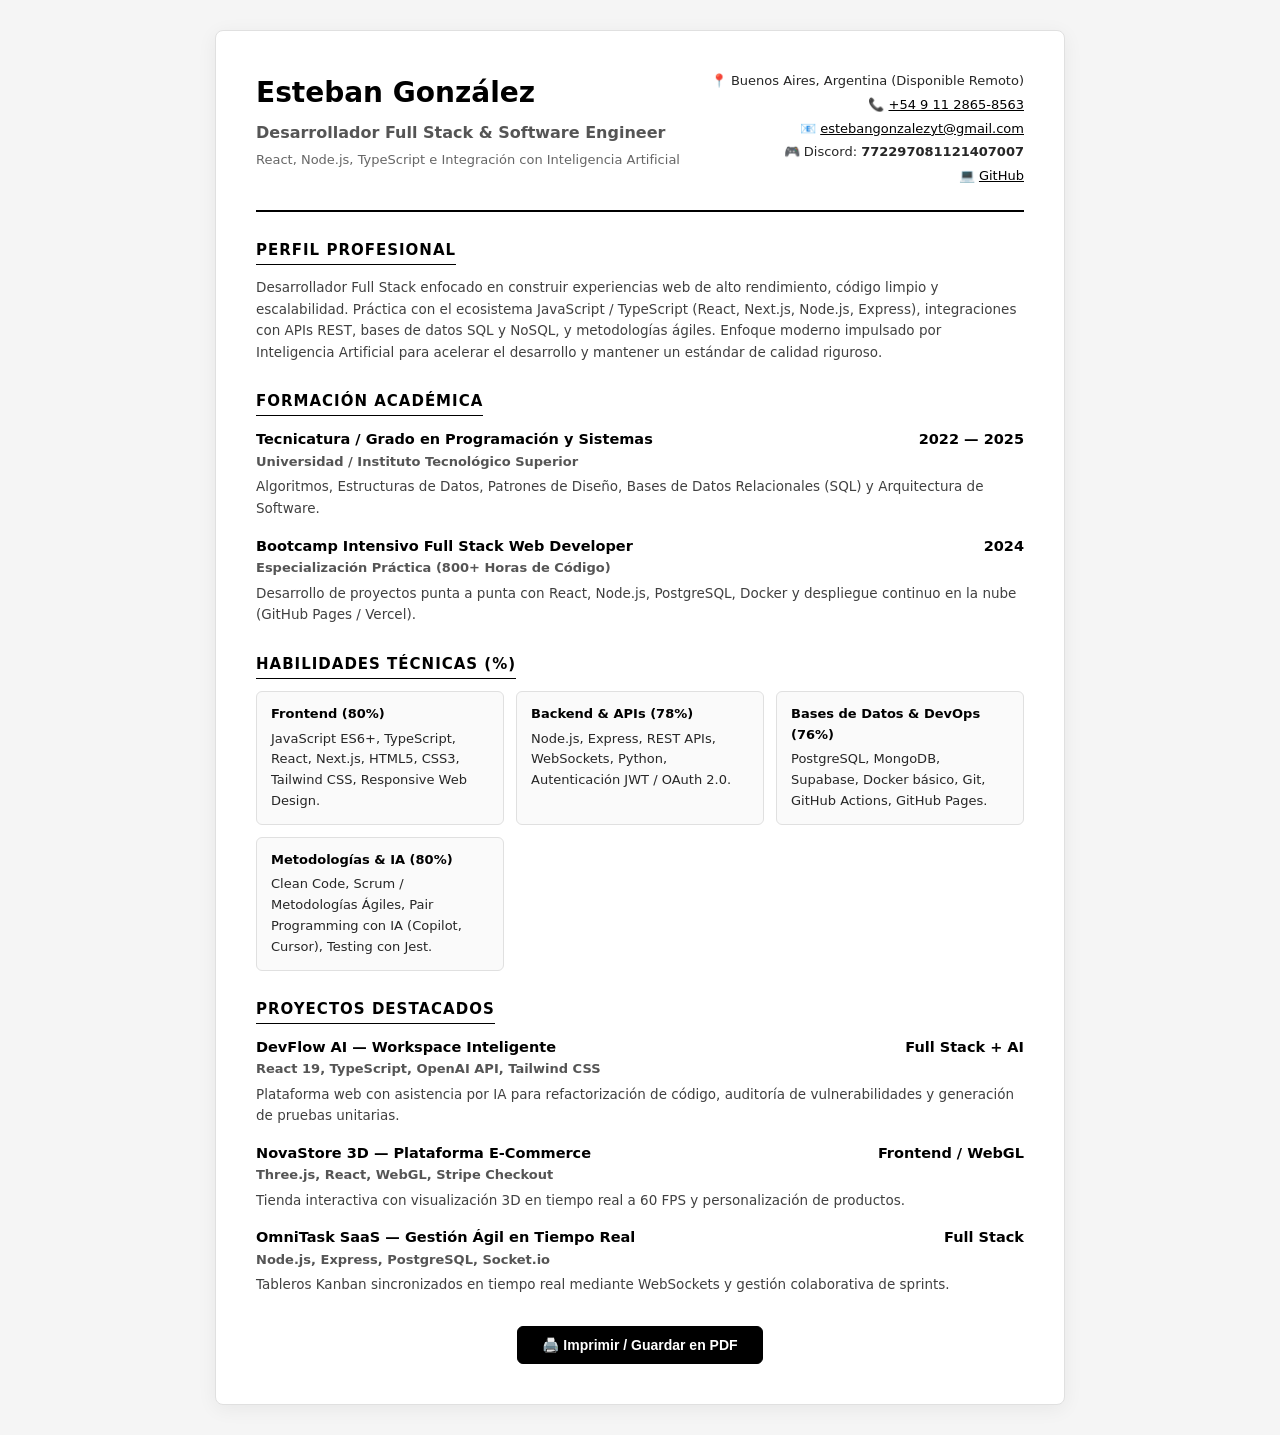
<file: assets/cv/cv.html>
<!DOCTYPE html>
<html lang="es">
<head>
  <meta charset="UTF-8">
  <meta name="viewport" content="width=device-width, initial-scale=1.0">
  <title>Curriculum Vitae - Esteban González | Full Stack Developer</title>
  <style>
    :root {
      --primary: #000000;
      --dark: #111111;
      --text: #262626;
      --bg: #f5f5f5;
      --card: #ffffff;
      --border: #e0e0e0;
    }
    * { box-sizing: border-box; margin: 0; padding: 0; }
    body {
      font-family: 'Segoe UI', system-ui, -apple-system, sans-serif;
      background: var(--bg);
      color: var(--text);
      line-height: 1.6;
      padding: 30px 20px;
    }
    .cv-container {
      max-width: 850px;
      margin: 0 auto;
      background: var(--card);
      border-radius: 8px;
      padding: 40px;
      box-shadow: 0 4px 20px rgba(0,0,0,0.06);
      border: 1px solid var(--border);
    }
    .header {
      border-bottom: 2px solid var(--primary);
      padding-bottom: 20px;
      margin-bottom: 25px;
      display: flex;
      justify-content: space-between;
      align-items: flex-start;
      flex-wrap: wrap;
      gap: 20px;
    }
    .name-title h1 {
      font-size: 28px;
      color: var(--primary);
      margin-bottom: 4px;
      font-weight: 800;
    }
    .name-title h2 {
      font-size: 16px;
      color: #555555;
      font-weight: 600;
    }
    .contact-info {
      font-size: 13px;
      text-align: right;
    }
    .contact-info p { margin-bottom: 3px; }
    .contact-info a { color: #000000; text-decoration: underline; font-weight: 500; }
    .section {
      margin-bottom: 25px;
    }
    .section-title {
      font-size: 15px;
      text-transform: uppercase;
      letter-spacing: 1px;
      color: var(--primary);
      border-bottom: 1px solid var(--primary);
      display: inline-block;
      margin-bottom: 12px;
      padding-bottom: 2px;
      font-weight: 700;
    }
    .item {
      margin-bottom: 15px;
    }
    .item-header {
      display: flex;
      justify-content: space-between;
      font-weight: 700;
      color: var(--primary);
      font-size: 14.5px;
    }
    .item-sub {
      color: #555555;
      font-size: 13px;
      margin-bottom: 4px;
      font-weight: 600;
    }
    .item-desc {
      font-size: 13.5px;
      color: #404040;
    }
    .skills-grid {
      display: grid;
      grid-template-columns: repeat(auto-fit, minmax(220px, 1fr));
      gap: 12px;
    }
    .skill-category {
      background: #fafafa;
      padding: 12px 14px;
      border-radius: 6px;
      font-size: 13px;
      border: 1px solid var(--border);
    }
    .skill-category strong {
      color: var(--primary);
      display: block;
      margin-bottom: 4px;
    }
    .actions {
      text-align: center;
      margin-top: 30px;
    }
    .btn-print {
      background: #000000;
      color: #ffffff;
      border: 1px solid #000000;
      padding: 10px 24px;
      border-radius: 6px;
      font-size: 14px;
      font-weight: 600;
      cursor: pointer;
      display: inline-flex;
      align-items: center;
      gap: 8px;
    }
    .btn-print:hover { background: #333333; }
    @media print {
      body { background: white; padding: 0; }
      .cv-container { box-shadow: none; border: none; padding: 0; width: 100%; max-width: 100%; }
      .actions { display: none; }
    }
  </style>
</head>
<body>

  <div class="cv-container">
    <div class="header">
      <div class="name-title">
        <h1>Esteban González</h1>
        <h2>Desarrollador Full Stack &amp; Software Engineer</h2>
        <p style="font-size: 13px; color: #666666; margin-top: 5px;">React, Node.js, TypeScript e Integración con Inteligencia Artificial</p>
      </div>
      <div class="contact-info">
        <p>📍 Buenos Aires, Argentina (Disponible Remoto)</p>
        <p>📞 <a href="https://wa.me/5491128658563" target="_blank">+54 9 11 2865-8563</a></p>
        <p>📧 <a href="mailto:estebangonzalezyt@gmail.com">estebangonzalezyt@gmail.com</a></p>
        <p>🎮 Discord: <strong>772297081121407007</strong></p>
        <p>💻 <a href="https://github.com" target="_blank">GitHub</a></p>
      </div>
    </div>

    <div class="section">
      <h3 class="section-title">Perfil Profesional</h3>
      <p class="item-desc">
        Desarrollador Full Stack enfocado en construir experiencias web de alto rendimiento, código limpio y escalabilidad. Práctica con el ecosistema JavaScript / TypeScript (React, Next.js, Node.js, Express), integraciones con APIs REST, bases de datos SQL y NoSQL, y metodologías ágiles. Enfoque moderno impulsado por Inteligencia Artificial para acelerar el desarrollo y mantener un estándar de calidad riguroso.
      </p>
    </div>

    <div class="section">
      <h3 class="section-title">Formación Académica</h3>
      <div class="item">
        <div class="item-header">
          <span>Tecnicatura / Grado en Programación y Sistemas</span>
          <span>2022 — 2025</span>
        </div>
        <div class="item-sub">Universidad / Instituto Tecnológico Superior</div>
        <div class="item-desc">Algoritmos, Estructuras de Datos, Patrones de Diseño, Bases de Datos Relacionales (SQL) y Arquitectura de Software.</div>
      </div>
      <div class="item">
        <div class="item-header">
          <span>Bootcamp Intensivo Full Stack Web Developer</span>
          <span>2024</span>
        </div>
        <div class="item-sub">Especialización Práctica (800+ Horas de Código)</div>
        <div class="item-desc">Desarrollo de proyectos punta a punta con React, Node.js, PostgreSQL, Docker y despliegue continuo en la nube (GitHub Pages / Vercel).</div>
      </div>
    </div>

    <div class="section">
      <h3 class="section-title">Habilidades Técnicas (%)</h3>
      <div class="skills-grid">
        <div class="skill-category">
          <strong>Frontend (80%)</strong>
          JavaScript ES6+, TypeScript, React, Next.js, HTML5, CSS3, Tailwind CSS, Responsive Web Design.
        </div>
        <div class="skill-category">
          <strong>Backend &amp; APIs (78%)</strong>
          Node.js, Express, REST APIs, WebSockets, Python, Autenticación JWT / OAuth 2.0.
        </div>
        <div class="skill-category">
          <strong>Bases de Datos &amp; DevOps (76%)</strong>
          PostgreSQL, MongoDB, Supabase, Docker básico, Git, GitHub Actions, GitHub Pages.
        </div>
        <div class="skill-category">
          <strong>Metodologías &amp; IA (80%)</strong>
          Clean Code, Scrum / Metodologías Ágiles, Pair Programming con IA (Copilot, Cursor), Testing con Jest.
        </div>
      </div>
    </div>

    <div class="section">
      <h3 class="section-title">Proyectos Destacados</h3>
      <div class="item">
        <div class="item-header">
          <span>DevFlow AI — Workspace Inteligente</span>
          <span>Full Stack + AI</span>
        </div>
        <div class="item-sub">React 19, TypeScript, OpenAI API, Tailwind CSS</div>
        <div class="item-desc">Plataforma web con asistencia por IA para refactorización de código, auditoría de vulnerabilidades y generación de pruebas unitarias.</div>
      </div>
      <div class="item">
        <div class="item-header">
          <span>NovaStore 3D — Plataforma E-Commerce</span>
          <span>Frontend / WebGL</span>
        </div>
        <div class="item-sub">Three.js, React, WebGL, Stripe Checkout</div>
        <div class="item-desc">Tienda interactiva con visualización 3D en tiempo real a 60 FPS y personalización de productos.</div>
      </div>
      <div class="item">
        <div class="item-header">
          <span>OmniTask SaaS — Gestión Ágil en Tiempo Real</span>
          <span>Full Stack</span>
        </div>
        <div class="item-sub">Node.js, Express, PostgreSQL, Socket.io</div>
        <div class="item-desc">Tableros Kanban sincronizados en tiempo real mediante WebSockets y gestión colaborativa de sprints.</div>
      </div>
    </div>

    <div class="actions">
      <button class="btn-print" onclick="window.print()">🖨️ Imprimir / Guardar en PDF</button>
    </div>
  </div>

</body>
</html>
</file>
<file: css/style.css>
/**
 * Developer Themed Portfolio Stylesheet
 * Strict Black & White / Monochrome Minimalist Aesthetic
 */

@import url('https://fonts.googleapis.com/css2?family=Fira+Code:wght@300;400;500;600;700&family=Inter:wght@300;400;500;600;700;800&display=swap');

:root {
  /* Black & White Monochrome Palette */
  --bg-main: #000000;
  --bg-alt: #080808;
  --bg-card: #111111;
  --bg-card-hover: #191919;
  --bg-code: #0a0a0a;
  --border-color: #242424;
  --border-bright: #383838;
  
  --accent-color: #ffffff;
  --accent-hover: #e5e5e5;
  --accent-glow: rgba(255, 255, 255, 0.2);

  --text-primary: #ffffff;
  --text-secondary: #a3a3a3;
  --text-muted: #737373;

  --font-mono: 'Fira Code', monospace;
  --font-sans: 'Inter', system-ui, -apple-system, sans-serif;
  
  --header-height: 70px;
  --border-radius: 12px;
  --transition-smooth: all 0.25s cubic-bezier(0.4, 0, 0.2, 1);
}

/* Base Styles */
* {
  margin: 0;
  padding: 0;
  box-sizing: border-box;
}

html {
  scroll-behavior: smooth;
  scroll-padding-top: 85px;
}

body {
  background-color: var(--bg-main);
  color: var(--text-primary);
  font-family: var(--font-sans);
  line-height: 1.6;
  min-height: 100vh;
  position: relative;
  overflow-x: hidden;
}

/* Background Canvas */
#bg-canvas {
  position: fixed;
  top: 0;
  left: 0;
  width: 100%;
  height: 100%;
  z-index: -1;
  pointer-events: none;
  opacity: 0.6;
}

/* Typography Helpers (B&W) */
.mono-font { font-family: var(--font-mono); }
.text-white { color: #ffffff; }
.text-highlight { color: #f5f5f5; }
.text-dim { color: #737373; }
.text-muted { color: var(--text-muted); }
.text-secondary { color: var(--text-secondary); }

/* Global Container */
.container {
  width: 100%;
  max-width: 1240px;
  margin: 0 auto;
  padding: 0 24px;
}

/* ==================== NAVBAR (IDE TOP BAR) ==================== */
.navbar {
  position: fixed;
  top: 0;
  left: 0;
  width: 100%;
  height: var(--header-height);
  background: rgba(0, 0, 0, 0.92);
  backdrop-filter: blur(14px);
  -webkit-backdrop-filter: blur(14px);
  border-bottom: 1px solid var(--border-color);
  z-index: 100;
  display: flex;
  align-items: center;
}

.nav-container {
  display: flex;
  align-items: center;
  justify-content: space-between;
  width: 100%;
}

.nav-brand {
  display: flex;
  align-items: center;
  gap: 12px;
  text-decoration: none;
}

.brand-tag {
  font-family: var(--font-mono);
  font-weight: 700;
  font-size: 1.25rem;
  color: #ffffff;
  letter-spacing: -0.5px;
}

.nav-links {
  display: flex;
  align-items: center;
  list-style: none;
  gap: 22px;
}

.nav-item a {
  text-decoration: none;
  font-family: var(--font-mono);
  font-size: 0.85rem;
  color: var(--text-secondary);
  transition: var(--transition-smooth);
  display: inline-flex;
  align-items: center;
  gap: 4px;
}

.nav-item a:hover {
  color: #ffffff;
  transform: translateY(-1px);
}

.nav-item .nav-idx {
  color: #ffffff;
  opacity: 0.6;
}

/* Nav Actions */
.nav-actions {
  display: flex;
  align-items: center;
  gap: 12px;
}

.btn-nav-cv {
  display: inline-flex;
  align-items: center;
  gap: 6px;
  font-family: var(--font-mono);
  font-size: 0.82rem;
  font-weight: 700;
  padding: 7px 16px;
  background: #ffffff;
  color: #000000;
  border: 1px solid #ffffff;
  border-radius: 6px;
  cursor: pointer;
  transition: var(--transition-smooth);
  text-decoration: none;
}

.btn-nav-cv:hover {
  background: #e5e5e5;
  box-shadow: 0 0 15px rgba(255, 255, 255, 0.3);
}

/* Mobile Hamburger */
.mobile-toggle {
  display: none;
  background: none;
  border: none;
  cursor: pointer;
  padding: 6px;
}

.mobile-toggle span {
  display: block;
  width: 24px;
  height: 2px;
  background: var(--text-primary);
  margin: 5px 0;
  transition: var(--transition-smooth);
}

/* ==================== HERO SECTION ==================== */
.hero-section {
  padding: 130px 0 80px 0;
  position: relative;
}

.hero-grid {
  display: grid;
  grid-template-columns: 1.15fr 0.85fr;
  gap: 40px;
  align-items: center;
}

.hero-title {
  font-size: 2.8rem;
  font-weight: 800;
  line-height: 1.2;
  margin-bottom: 16px;
}

.typing-wrapper {
  color: #ffffff;
  font-family: var(--font-mono);
  font-weight: 600;
  display: inline-block;
  min-height: 1.2em;
}

.hero-desc {
  font-size: 1.1rem;
  color: var(--text-secondary);
  margin-bottom: 28px;
  max-width: 580px;
}

.hero-buttons {
  display: flex;
  flex-wrap: wrap;
  gap: 14px;
  margin-bottom: 35px;
}

.btn-primary {
  display: inline-flex;
  align-items: center;
  gap: 8px;
  background: #ffffff;
  color: #000000;
  font-family: var(--font-mono);
  font-weight: 700;
  font-size: 0.95rem;
  padding: 12px 24px;
  border-radius: 8px;
  text-decoration: none;
  cursor: pointer;
  border: 1px solid #ffffff;
  transition: var(--transition-smooth);
}

.btn-primary:hover {
  background: #e5e5e5;
  box-shadow: 0 0 20px rgba(255, 255, 255, 0.3);
  transform: translateY(-2px);
}

.btn-secondary {
  display: inline-flex;
  align-items: center;
  gap: 8px;
  background: var(--bg-card);
  color: #ffffff;
  font-family: var(--font-mono);
  font-weight: 600;
  font-size: 0.95rem;
  padding: 12px 22px;
  border-radius: 8px;
  text-decoration: none;
  border: 1px solid var(--border-bright);
  cursor: pointer;
  transition: var(--transition-smooth);
}

.btn-secondary:hover {
  border-color: #ffffff;
  color: #ffffff;
  background: var(--bg-card-hover);
  transform: translateY(-2px);
}

/* Hero Social Fast Links */
.hero-social-bar {
  display: flex;
  align-items: center;
  flex-wrap: wrap;
  gap: 12px;
}

.hero-social-label {
  font-family: var(--font-mono);
  font-size: 0.8rem;
  color: var(--text-muted);
}

.social-pill {
  display: inline-flex;
  align-items: center;
  gap: 6px;
  background: var(--bg-card);
  border: 1px solid var(--border-color);
  color: var(--text-secondary);
  font-family: var(--font-mono);
  font-size: 0.8rem;
  padding: 6px 12px;
  border-radius: 6px;
  text-decoration: none;
  cursor: pointer;
  transition: var(--transition-smooth);
}

.social-pill:hover {
  border-color: #ffffff;
  color: #ffffff;
  transform: translateY(-2px);
}

/* Hero Code / Avatar Window */
.hero-code-window {
  background: var(--bg-code);
  border: 1px solid var(--border-bright);
  border-radius: var(--border-radius);
  overflow: hidden;
  box-shadow: 0 20px 40px rgba(0, 0, 0, 0.7);
  position: relative;
}

.window-header {
  background: #141414;
  padding: 10px 16px;
  display: flex;
  align-items: center;
  justify-content: space-between;
  border-bottom: 1px solid var(--border-color);
}

.window-dots {
  display: flex;
  gap: 6px;
}

.dot {
  width: 10px;
  height: 10px;
  border-radius: 50%;
}
.dot-white { background: #ffffff; }
.dot-gray { background: #737373; }
.dot-darkgray { background: #333333; }

.window-filename {
  font-family: var(--font-mono);
  font-size: 0.78rem;
  color: var(--text-muted);
}

.hero-avatar-wrapper {
  position: relative;
  padding: 26px 20px;
  text-align: center;
  background: radial-gradient(circle at center, #171717 0%, #080808 85%);
  display: flex;
  justify-content: center;
  align-items: center;
}

.avatar-frame {
  width: 250px;
  height: 270px;
  border-radius: 20px;
  overflow: hidden;
  border: 2px solid #ffffff;
  box-shadow: 0 0 25px rgba(255, 255, 255, 0.2), 0 15px 35px rgba(0, 0, 0, 0.9);
  margin: 0 auto;
  background: #ffffff;
  position: relative;
  transition: var(--transition-smooth);
}

.avatar-frame:hover {
  box-shadow: 0 0 35px rgba(255, 255, 255, 0.35), 0 20px 40px rgba(0, 0, 0, 0.95);
  border-color: #ffffff;
  transform: translateY(-3px);
}

.avatar-img {
  width: 100%;
  height: 100%;
  object-fit: cover;
  object-position: center 10%;
  display: block;
  transition: transform 0.4s ease;
}

.avatar-frame:hover .avatar-img {
  transform: scale(1.04);
}

.code-snippet-box {
  background: #0d0d0d;
  border-top: 1px solid var(--border-color);
  padding: 16px 20px;
  font-family: var(--font-mono);
  font-size: 0.82rem;
  line-height: 1.5;
  text-align: left;
}

/* ==================== SECTION COMMON STYLING ==================== */
.section {
  padding: 90px 0;
  position: relative;
}

.section-alt {
  background: #080808;
  border-top: 1px solid var(--border-color);
  border-bottom: 1px solid var(--border-color);
}

.section-header {
  margin-bottom: 50px;
  text-align: center;
}

.section-pretitle {
  font-family: var(--font-mono);
  font-size: 0.88rem;
  color: #a3a3a3;
  margin-bottom: 8px;
  text-transform: uppercase;
  letter-spacing: 1.5px;
}

.section-title {
  font-size: 2.2rem;
  font-weight: 800;
  margin-bottom: 12px;
}

.section-subtitle {
  color: var(--text-secondary);
  font-size: 1rem;
  max-width: 650px;
  margin: 0 auto;
}

/* ==================== VIDEO PRESENTACIÓN SECTION ==================== */
.video-section-card {
  background: var(--bg-card);
  border: 1px solid var(--border-color);
  border-radius: var(--border-radius);
  overflow: hidden;
  display: grid;
  grid-template-columns: 1.2fr 0.8fr;
  box-shadow: 0 15px 35px rgba(0, 0, 0, 0.6);
  align-items: stretch;
}

.video-player-inline-wrapper {
  background: #050505;
  display: flex;
  align-items: center;
  justify-content: center;
  padding: 24px;
}

.video-responsive-container {
  width: 100%;
  position: relative;
  border-radius: 8px;
  overflow: hidden;
  background: #000;
  border: 1px solid var(--border-bright);
  box-shadow: 0 10px 25px rgba(0,0,0,0.8);
}

.video-inline-element {
  width: 100%;
  height: 100%;
  max-height: 400px;
  display: block;
  outline: none;
  background: #080808;
}

.video-badge-overlay {
  position: absolute;
  top: 12px;
  left: 12px;
  font-family: var(--font-mono);
  font-size: 0.75rem;
  background: rgba(0, 0, 0, 0.85);
  border: 1px solid var(--border-bright);
  padding: 4px 10px;
  border-radius: 4px;
  color: #ffffff;
  pointer-events: none;
}

.video-info-content {
  padding: 36px;
  display: flex;
  flex-direction: column;
  justify-content: center;
}

.video-info-title {
  font-size: 1.5rem;
  font-weight: 700;
  margin-bottom: 14px;
}

.video-highlights-list {
  list-style: none;
  margin-bottom: 24px;
}

.video-highlights-list li {
  display: flex;
  align-items: flex-start;
  gap: 10px;
  margin-bottom: 12px;
  font-size: 0.95rem;
  color: var(--text-secondary);
}

.highlight-icon {
  color: #ffffff;
  font-weight: bold;
}

/* ==================== SOBRE MÍ ==================== */
.about-grid {
  display: grid;
  grid-template-columns: 1fr 1fr;
  gap: 40px;
  align-items: center;
}

.about-text p {
  color: var(--text-secondary);
  font-size: 1.05rem;
  margin-bottom: 18px;
}

.about-terminal-box {
  background: var(--bg-code);
  border: 1px solid var(--border-bright);
  border-radius: var(--border-radius);
  overflow: hidden;
}

/* ==================== FORMACIÓN ACADÉMICA ==================== */
.timeline-tree {
  position: relative;
  max-width: 850px;
  margin: 0 auto;
  padding-left: 30px;
}

.timeline-tree::before {
  content: '';
  position: absolute;
  top: 0;
  bottom: 0;
  left: 8px;
  width: 2px;
  background: linear-gradient(180deg, #ffffff, #262626);
}

.timeline-node {
  position: relative;
  margin-bottom: 35px;
}

.timeline-commit-dot {
  position: absolute;
  left: -29px;
  top: 6px;
  width: 16px;
  height: 16px;
  border-radius: 50%;
  background: var(--bg-main);
  border: 3px solid #ffffff;
  box-shadow: 0 0 10px rgba(255, 255, 255, 0.4);
}

.timeline-card {
  background: var(--bg-card);
  border: 1px solid var(--border-color);
  border-radius: var(--border-radius);
  padding: 22px 26px;
  transition: var(--transition-smooth);
}

.timeline-card:hover {
  border-color: #ffffff;
  transform: translateX(4px);
}

.timeline-header {
  display: flex;
  justify-content: space-between;
  align-items: flex-start;
  flex-wrap: wrap;
  gap: 10px;
  margin-bottom: 8px;
}

.timeline-title {
  font-size: 1.15rem;
  font-weight: 700;
  color: var(--text-primary);
}

.timeline-date-badge {
  font-family: var(--font-mono);
  font-size: 0.78rem;
  padding: 3px 8px;
  border-radius: 4px;
  background: rgba(255, 255, 255, 0.1);
  color: #ffffff;
  border: 1px solid rgba(255, 255, 255, 0.2);
}

.timeline-sub {
  color: #d4d4d4;
  font-family: var(--font-mono);
  font-size: 0.88rem;
  margin-bottom: 8px;
}

.timeline-desc {
  color: var(--text-secondary);
  font-size: 0.92rem;
}

/* ==================== HABILIDADES & SKILLS (%) ==================== */
/* 4 Cuadros alineados juntos en una sola fila en escritorio */
.skills-container {
  display: grid;
  grid-template-columns: repeat(4, 1fr);
  gap: 20px;
}

.skill-category-card {
  background: var(--bg-card);
  border: 1px solid var(--border-color);
  border-radius: var(--border-radius);
  padding: 24px;
  transition: var(--transition-smooth);
}

.skill-category-card:hover {
  border-color: #ffffff;
  box-shadow: 0 10px 30px rgba(0, 0, 0, 0.5);
}

.category-title {
  font-size: 1.15rem;
  font-weight: 700;
  margin-bottom: 20px;
  color: #ffffff;
  border-bottom: 1px solid var(--border-color);
  padding-bottom: 10px;
}

.skill-row {
  margin-bottom: 16px;
}

.skill-info {
  display: flex;
  justify-content: space-between;
  font-family: var(--font-mono);
  font-size: 0.82rem;
  margin-bottom: 6px;
}

.skill-name {
  color: var(--text-primary);
  font-weight: 500;
}

.skill-pct {
  color: #ffffff;
  font-weight: 700;
}

.skill-progress-track {
  width: 100%;
  height: 6px;
  background: rgba(255, 255, 255, 0.1);
  border-radius: 3px;
  overflow: hidden;
}

.skill-progress-bar {
  height: 100%;
  width: 0%;
  background: linear-gradient(90deg, #737373, #ffffff);
  border-radius: 3px;
  transition: width 1.2s cubic-bezier(0.16, 1, 0.3, 1);
  box-shadow: 0 0 8px rgba(255, 255, 255, 0.3);
}

/* ==================== PROYECTOS ==================== */
/* Solo imagen y texto, sin filtros de búsqueda */
.projects-grid {
  display: grid;
  grid-template-columns: repeat(auto-fill, minmax(360px, 1fr));
  gap: 28px;
}

.project-card {
  background: var(--bg-card);
  border: 1px solid var(--border-color);
  border-radius: var(--border-radius);
  overflow: hidden;
  display: flex;
  flex-direction: column;
  transition: var(--transition-smooth);
}

.project-card:hover {
  transform: translateY(-6px);
  border-color: #ffffff;
  box-shadow: 0 15px 35px rgba(0, 0, 0, 0.6);
}

.project-thumb-box {
  width: 100%;
  height: 220px;
  background: #070707;
  position: relative;
  overflow: hidden;
}

.project-thumb-img {
  width: 100%;
  height: 100%;
  object-fit: cover;
  object-position: center top;
  transition: transform 0.4s ease, filter 0.4s ease;
  filter: grayscale(20%);
}

.project-card:hover .project-thumb-img {
  transform: scale(1.04);
  filter: grayscale(0%);
}

.project-badge-tag {
  position: absolute;
  top: 12px;
  right: 12px;
  font-family: var(--font-mono);
  font-size: 0.72rem;
  padding: 3px 8px;
  border-radius: 4px;
  background: rgba(0, 0, 0, 0.85);
  backdrop-filter: blur(4px);
  color: #ffffff;
  border: 1px solid var(--border-bright);
}

.project-body {
  padding: 24px;
  display: flex;
  flex-direction: column;
  flex-grow: 1;
}

.project-title {
  font-size: 1.25rem;
  font-weight: 700;
  margin-bottom: 10px;
  color: var(--text-primary);
}

.project-desc {
  font-size: 0.92rem;
  color: var(--text-secondary);
  margin-bottom: 20px;
  line-height: 1.6;
  flex-grow: 1;
}

.project-tech-badges {
  display: flex;
  flex-wrap: wrap;
  gap: 6px;
  margin-top: auto;
}

.tech-badge {
  font-family: var(--font-mono);
  font-size: 0.72rem;
  padding: 3px 8px;
  border-radius: 4px;
  background: rgba(255, 255, 255, 0.06);
  color: #e5e5e5;
  border: 1px solid rgba(255, 255, 255, 0.12);
}

.project-actions {
  display: flex;
  flex-wrap: wrap;
  gap: 10px;
  margin-top: 18px;
  padding-top: 14px;
  border-top: 1px solid rgba(255, 255, 255, 0.08);
}

.project-btn {
  display: inline-flex;
  align-items: center;
  justify-content: center;
  gap: 7px;
  font-family: var(--font-mono);
  font-size: 0.82rem;
  font-weight: 600;
  padding: 9px 14px;
  border-radius: 6px;
  text-decoration: none;
  transition: var(--transition-smooth);
  cursor: pointer;
  flex: 1 1 calc(50% - 5px);
  text-align: center;
}

.project-btn-primary {
  background: #ffffff;
  color: #000000;
  border: 1px solid #ffffff;
}

.project-btn-primary:hover {
  background: #e5e5e5;
  border-color: #e5e5e5;
  color: #000000;
  transform: translateY(-2px);
  box-shadow: 0 4px 14px rgba(255, 255, 255, 0.25);
}

.project-btn-outline {
  background: rgba(255, 255, 255, 0.04);
  color: #ffffff;
  border: 1px solid rgba(255, 255, 255, 0.22);
}

.project-btn-outline:hover {
  background: rgba(255, 255, 255, 0.12);
  border-color: #ffffff;
  color: #ffffff;
  transform: translateY(-2px);
}

.project-server-notice {
  display: flex;
  align-items: center;
  gap: 6px;
  font-family: var(--font-mono);
  font-size: 0.74rem;
  color: #d1d5db;
  margin-top: 14px;
  padding: 7px 10px;
  background: rgba(255, 255, 255, 0.04);
  border: 1px dashed rgba(255, 255, 255, 0.2);
  border-radius: 6px;
  width: 100%;
}

.project-physical-notice {
  display: flex;
  align-items: center;
  gap: 6px;
  font-family: var(--font-mono);
  font-size: 0.76rem;
  color: #e5e5e5;
  margin-top: 16px;
  padding: 8px 12px;
  background: rgba(255, 255, 255, 0.05);
  border: 1px solid rgba(255, 255, 255, 0.15);
  border-radius: 6px;
  width: 100%;
}

/* ==================== PÚBLICO OBJETIVO & OBJETIVOS ==================== */
.target-grid {
  display: grid;
  grid-template-columns: repeat(auto-fit, minmax(300px, 1fr));
  gap: 24px;
  margin-bottom: 50px;
}

.target-card {
  background: var(--bg-card);
  border: 1px solid var(--border-color);
  border-radius: var(--border-radius);
  padding: 28px;
  position: relative;
  transition: var(--transition-smooth);
}

.target-card:hover {
  border-color: #ffffff;
  transform: translateY(-4px);
}

.target-title {
  font-size: 1.25rem;
  font-weight: 700;
  margin-bottom: 10px;
}

.target-desc {
  font-size: 0.92rem;
  color: var(--text-secondary);
}

.goal-milestone-box {
  background: #0d0d0d;
  border: 1px solid #333333;
  border-radius: var(--border-radius);
  padding: 30px;
  display: flex;
  align-items: center;
  justify-content: space-between;
  flex-wrap: wrap;
  gap: 20px;
}

.goal-milestone-title {
  font-size: 1.3rem;
  font-weight: 700;
  color: #ffffff;
  margin-bottom: 6px;
}

.goal-milestone-desc {
  font-size: 0.95rem;
  color: var(--text-secondary);
  max-width: 680px;
}

.milestone-badge {
  background: #ffffff;
  color: #000000;
  font-family: var(--font-mono);
  font-weight: 800;
  font-size: 0.95rem;
  padding: 8px 18px;
  border-radius: 8px;
  box-shadow: 0 0 15px rgba(255, 255, 255, 0.3);
}

/* ==================== CONTACTO & REDES ==================== */
.contact-grid {
  display: grid;
  grid-template-columns: 1fr 1fr;
  gap: 40px;
}

.contact-channels-list {
  display: grid;
  grid-template-columns: repeat(2, 1fr);
  gap: 16px;
}

.channel-btn-card {
  background: var(--bg-card);
  border: 1px solid var(--border-color);
  border-radius: var(--border-radius);
  padding: 18px;
  display: flex;
  align-items: center;
  gap: 14px;
  text-decoration: none;
  color: var(--text-primary);
  cursor: pointer;
  transition: var(--transition-smooth);
}

.channel-btn-card:hover {
  border-color: #ffffff;
  transform: translateY(-2px);
  box-shadow: 0 8px 20px rgba(0, 0, 0, 0.4);
}

.channel-icon {
  font-size: 1.6rem;
}

.channel-name {
  font-weight: 600;
  font-size: 0.95rem;
  display: block;
}

.channel-hint {
  font-family: var(--font-mono);
  font-size: 0.75rem;
  color: var(--text-muted);
}

.contact-form-box {
  background: var(--bg-card);
  border: 1px solid var(--border-color);
  border-radius: var(--border-radius);
  padding: 32px;
}

.form-group {
  margin-bottom: 18px;
}

.form-label {
  display: block;
  font-family: var(--font-mono);
  font-size: 0.82rem;
  color: var(--text-secondary);
  margin-bottom: 6px;
}

.form-input,
.form-select,
.form-textarea {
  width: 100%;
  background: var(--bg-alt);
  border: 1px solid var(--border-bright);
  border-radius: 6px;
  padding: 10px 14px;
  color: #ffffff;
  font-family: var(--font-sans);
  font-size: 0.9rem;
  outline: none;
  transition: var(--transition-smooth);
}

.form-input:focus,
.form-select:focus,
.form-textarea:focus {
  border-color: #ffffff;
  box-shadow: 0 0 10px rgba(255, 255, 255, 0.25);
}

.form-textarea {
  resize: vertical;
  min-height: 110px;
}

.btn-form-submit {
  width: 100%;
  background: #ffffff;
  color: #000000;
  font-family: var(--font-mono);
  font-weight: 700;
  font-size: 0.95rem;
  padding: 12px;
  border-radius: 6px;
  border: 1px solid #ffffff;
  cursor: pointer;
  transition: var(--transition-smooth);
}

.btn-form-submit:hover {
  background: #e5e5e5;
  box-shadow: 0 0 20px rgba(255, 255, 255, 0.35);
}

.form-success-banner {
  display: none;
  background: rgba(255, 255, 255, 0.08);
  border: 1px solid #ffffff;
  color: #ffffff;
  padding: 12px;
  border-radius: 6px;
  font-family: var(--font-mono);
  font-size: 0.85rem;
  margin-top: 14px;
  text-align: center;
}

/* ==================== MODALS ==================== */
.modal-overlay {
  position: fixed;
  top: 0;
  left: 0;
  width: 100%;
  height: 100%;
  background: rgba(0, 0, 0, 0.9);
  backdrop-filter: blur(10px);
  -webkit-backdrop-filter: blur(10px);
  z-index: 1000;
  display: none;
  align-items: center;
  justify-content: center;
  padding: 20px;
}

.modal-overlay.active {
  display: flex;
  animation: terminalFadeIn 0.25s ease-out;
}

.modal-box {
  background: var(--bg-card);
  border: 1px solid var(--border-bright);
  border-radius: var(--border-radius);
  width: 100%;
  max-width: 760px;
  max-height: 90vh;
  overflow-y: auto;
  box-shadow: 0 25px 60px rgba(0, 0, 0, 0.8);
  position: relative;
}

.modal-header {
  background: #141414;
  padding: 14px 20px;
  display: flex;
  align-items: center;
  justify-content: space-between;
  border-bottom: 1px solid var(--border-color);
  position: sticky;
  top: 0;
  z-index: 10;
}

.modal-close-btn {
  background: none;
  border: none;
  color: var(--text-muted);
  font-size: 1.4rem;
  cursor: pointer;
  line-height: 1;
}

.modal-close-btn:hover {
  color: var(--text-primary);
}

.modal-body {
  padding: 28px;
}

/* ==================== CV MODAL CUSTOM STYLING ==================== */
.modal-box-cv {
  max-width: 1080px;
  width: 95%;
  max-height: 92vh;
}

.cv-modal-body {
  padding: 24px;
}

.cv-modal-top-actions {
  display: flex;
  justify-content: space-between;
  align-items: center;
  flex-wrap: wrap;
  gap: 14px;
  margin-bottom: 24px;
  padding-bottom: 16px;
  border-bottom: 1px solid var(--border-color);
}

.cv-modal-hint {
  font-size: 0.95rem;
  color: var(--text-secondary);
}

.cv-quick-buttons {
  display: flex;
  gap: 12px;
  flex-wrap: wrap;
}

.cv-cards-grid {
  display: grid;
  grid-template-columns: 1fr 1fr;
  gap: 24px;
}

.cv-card-item {
  background: #080808;
  border: 1px solid var(--border-color);
  border-radius: var(--border-radius);
  overflow: hidden;
  display: flex;
  flex-direction: column;
  transition: var(--transition-smooth);
}

.cv-card-item:hover {
  border-color: #ffffff;
  box-shadow: 0 10px 30px rgba(0, 0, 0, 0.7);
}

.cv-card-top {
  padding: 14px 18px;
  background: #111111;
  border-bottom: 1px solid var(--border-color);
  display: flex;
  justify-content: space-between;
  align-items: center;
}

.cv-tag {
  font-family: var(--font-mono);
  font-size: 0.88rem;
  font-weight: 700;
  color: #ffffff;
}

.btn-cv-download {
  display: inline-flex;
  align-items: center;
  gap: 6px;
  font-family: var(--font-mono);
  font-size: 0.8rem;
  font-weight: 700;
  padding: 6px 14px;
  background: #ffffff;
  color: #000000;
  border-radius: 6px;
  text-decoration: none;
  transition: var(--transition-smooth);
}

.btn-cv-download:hover {
  background: #e5e5e5;
  box-shadow: 0 0 12px rgba(255, 255, 255, 0.3);
}

.cv-image-wrapper {
  padding: 16px;
  background: #050505;
  display: flex;
  justify-content: center;
  align-items: center;
  overflow: hidden;
}

.cv-modal-img {
  width: 100%;
  height: auto;
  border-radius: 6px;
  box-shadow: 0 6px 20px rgba(0, 0, 0, 0.8);
  border: 1px solid #222222;
  transition: transform 0.25s ease;
}

.cv-image-wrapper:hover .cv-modal-img {
  transform: scale(1.015);
}

@media (max-width: 820px) {
  .cv-cards-grid {
    grid-template-columns: 1fr;
  }
}

/* Toast System */
.portfolio-toast {
  position: fixed;
  bottom: 25px;
  right: 20px;
  background: #171717;
  color: #ffffff;
  border: 1px solid #ffffff;
  box-shadow: 0 10px 25px rgba(0, 0, 0, 0.6);
  padding: 10px 18px;
  border-radius: 8px;
  font-family: var(--font-mono);
  font-size: 0.85rem;
  z-index: 10000;
  opacity: 0;
  transform: translateY(15px);
  transition: all 0.25s ease;
  pointer-events: none;
}

.portfolio-toast.show {
  opacity: 1;
  transform: translateY(0);
}

/* ==================== RESPONSIVE MEDIA QUERIES ==================== */
@media (max-width: 1200px) {
  .skills-container {
    grid-template-columns: repeat(2, 1fr);
  }
}

@media (max-width: 992px) {
  .hero-grid {
    grid-template-columns: 1fr;
    text-align: center;
  }
  .hero-desc {
    margin: 0 auto 28px auto;
  }
  .hero-buttons {
    justify-content: center;
  }
  .hero-social-bar {
    justify-content: center;
  }
  .hero-code-window {
    max-width: 520px;
    margin: 0 auto;
  }
  .video-section-card {
    grid-template-columns: 1fr;
  }
  .about-grid {
    grid-template-columns: 1fr;
  }
  .contact-grid {
    grid-template-columns: 1fr;
  }
}

@media (max-width: 768px) {
  .mobile-toggle {
    display: block;
  }
  .nav-links {
    position: fixed;
    top: var(--header-height);
    left: 0;
    width: 100%;
    background: #0d0d0d;
    border-bottom: 1px solid var(--border-color);
    flex-direction: column;
    padding: 24px;
    gap: 18px;
    transform: translateY(-150%);
    transition: transform 0.3s ease;
    z-index: 99;
  }
  .nav-links.nav-active {
    transform: translateY(0);
  }
  .contact-channels-list {
    grid-template-columns: 1fr;
  }
  .hero-title {
    font-size: 2.1rem;
  }
  .section-title {
    font-size: 1.8rem;
  }
}

@media (max-width: 650px) {
  .skills-container {
    grid-template-columns: 1fr;
  }
}
</file>
<file: css/animations.css>
/**
 * Animations & Keyframes for Programmer Themed Portfolio
 */

@keyframes pulseGlow {
  0%, 100% {
    box-shadow: 0 0 15px var(--accent-glow);
  }
  50% {
    box-shadow: 0 0 30px var(--accent-glow), 0 0 10px var(--accent-color);
  }
}

@keyframes floatBadge {
  0%, 100% {
    transform: translateY(0);
  }
  50% {
    transform: translateY(-8px);
  }
}

@keyframes scanline {
  0% {
    transform: translateY(-100%);
  }
  100% {
    transform: translateY(1000%);
  }
}

@keyframes blinkCursor {
  0%, 100% { opacity: 1; }
  50% { opacity: 0; }
}

@keyframes rotateRing {
  from { transform: rotate(0deg); }
  to { transform: rotate(360deg); }
}

@keyframes terminalFadeIn {
  from {
    opacity: 0;
    transform: translateY(20px) scale(0.98);
  }
  to {
    opacity: 1;
    transform: translateY(0) scale(1);
  }
}

@keyframes radarSweep {
  0% { transform: rotate(0deg); }
  100% { transform: rotate(360deg); }
}

/* Reusable animation utility classes */
.pulse-on-hover:hover {
  animation: pulseGlow 2s infinite ease-in-out;
}

.float-anim {
  animation: floatBadge 4s ease-in-out infinite;
}

.float-anim-delay-1 {
  animation: floatBadge 4.5s ease-in-out 0.5s infinite;
}

.float-anim-delay-2 {
  animation: floatBadge 5s ease-in-out 1s infinite;
}

.cursor-blink {
  animation: blinkCursor 0.9s infinite;
}

.scanner-overlay {
  position: relative;
  overflow: hidden;
}

.scanner-overlay::after {
  content: '';
  position: absolute;
  top: 0;
  left: 0;
  right: 0;
  height: 4px;
  background: linear-gradient(90deg, transparent, var(--accent-color), transparent);
  opacity: 0.7;
  animation: scanline 4s linear infinite;
  pointer-events: none;
}
</file>
